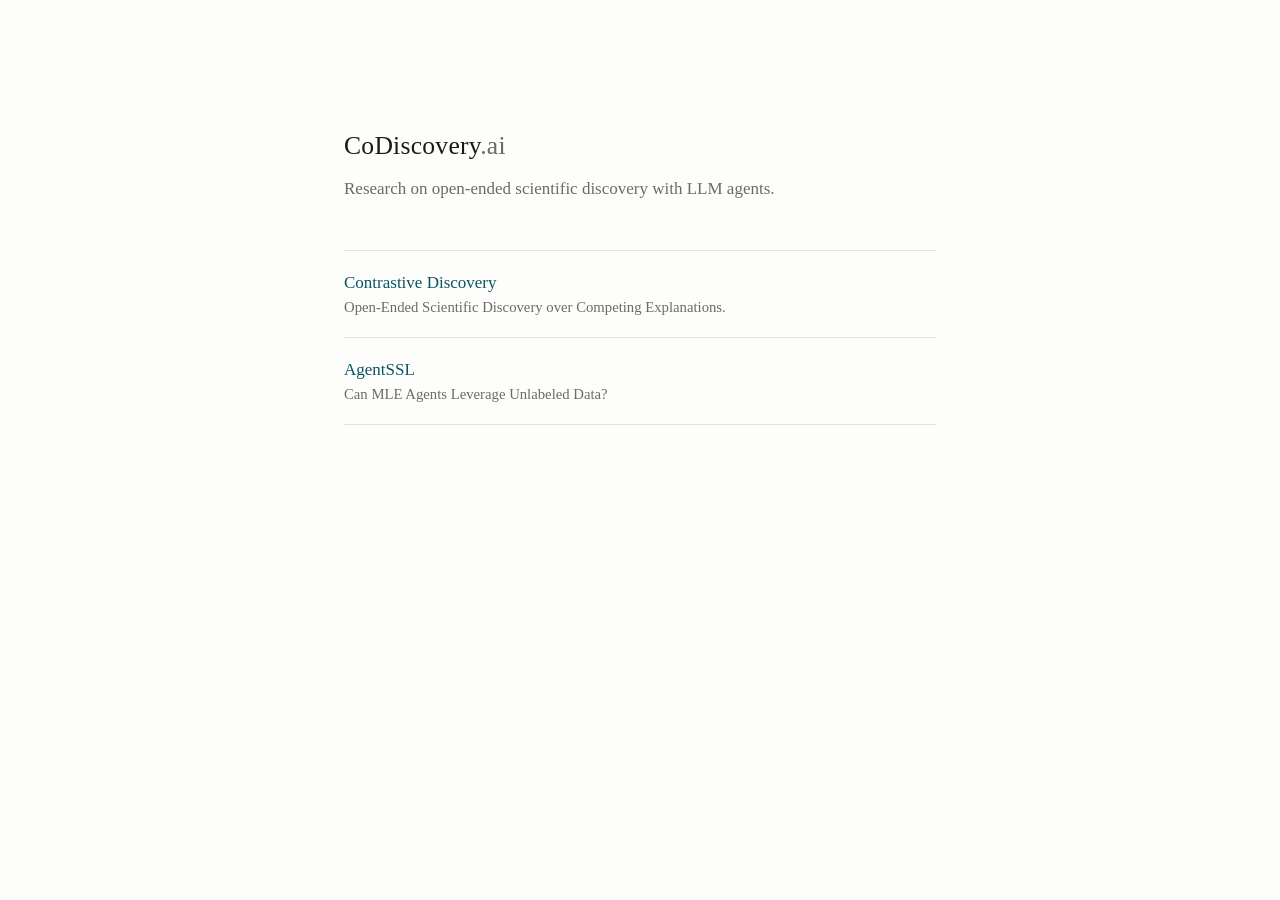
<file: index.html>
<!doctype html>
<html lang="en">
<head>
<meta charset="utf-8">
<meta name="viewport" content="width=device-width, initial-scale=1">
<title>CoDiscovery.ai | Open-Ended Scientific Discovery with LLM Agents</title>
<meta name="description" content="Research on open-ended scientific discovery with LLM agents.">
<link rel="canonical" href="https://codiscovery.ai/">
<style>
  :root { color-scheme: light dark;
    --bg: #fdfdfc; --fg: #1a1a18; --muted: #6b6b66; --line: #e4e4df; --accent: #0b5563; }
  @media (prefers-color-scheme: dark) {
    :root { --bg: #131312; --fg: #e8e8e4; --muted: #93938c; --line: #2a2a27; --accent: #6fc3d4; }
  }
  * { margin: 0; box-sizing: border-box; }
  body { background: var(--bg); color: var(--fg);
    font: 17px/1.6 Georgia, 'Times New Roman', serif;
    max-width: 40rem; margin: 0 auto; padding: 14vh 1.5rem 4rem; }
  h1 { font-size: 1.6rem; font-weight: normal; letter-spacing: 0.01em; }
  h1 .tld { color: var(--muted); }
  p.tag { color: var(--muted); margin-top: 0.5rem; }
  ul { list-style: none; margin-top: 3rem; padding: 0; }
  li { padding: 1.1rem 0; border-top: 1px solid var(--line); }
  li:last-child { border-bottom: 1px solid var(--line); }
  a { color: var(--accent); text-decoration: none; }
  a:hover, a:focus { text-decoration: underline; }
  .desc { display: block; color: var(--muted); font-size: 0.92rem; }
</style>
</head>
<body>
  <h1>CoDiscovery<span class="tld">.ai</span></h1>
  <p class="tag">Research on open-ended scientific discovery with LLM agents.</p>
  <ul>
    <li>
      <a href="/contrastive-discovery/">Contrastive Discovery</a>
      <span class="desc">Open-Ended Scientific Discovery over Competing Explanations.</span>
    </li>
    <li>
      <a href="/AgentSSL/">AgentSSL</a>
      <span class="desc">Can MLE Agents Leverage Unlabeled Data?</span>
    </li>
  </ul>
</body>
</html>
</file>
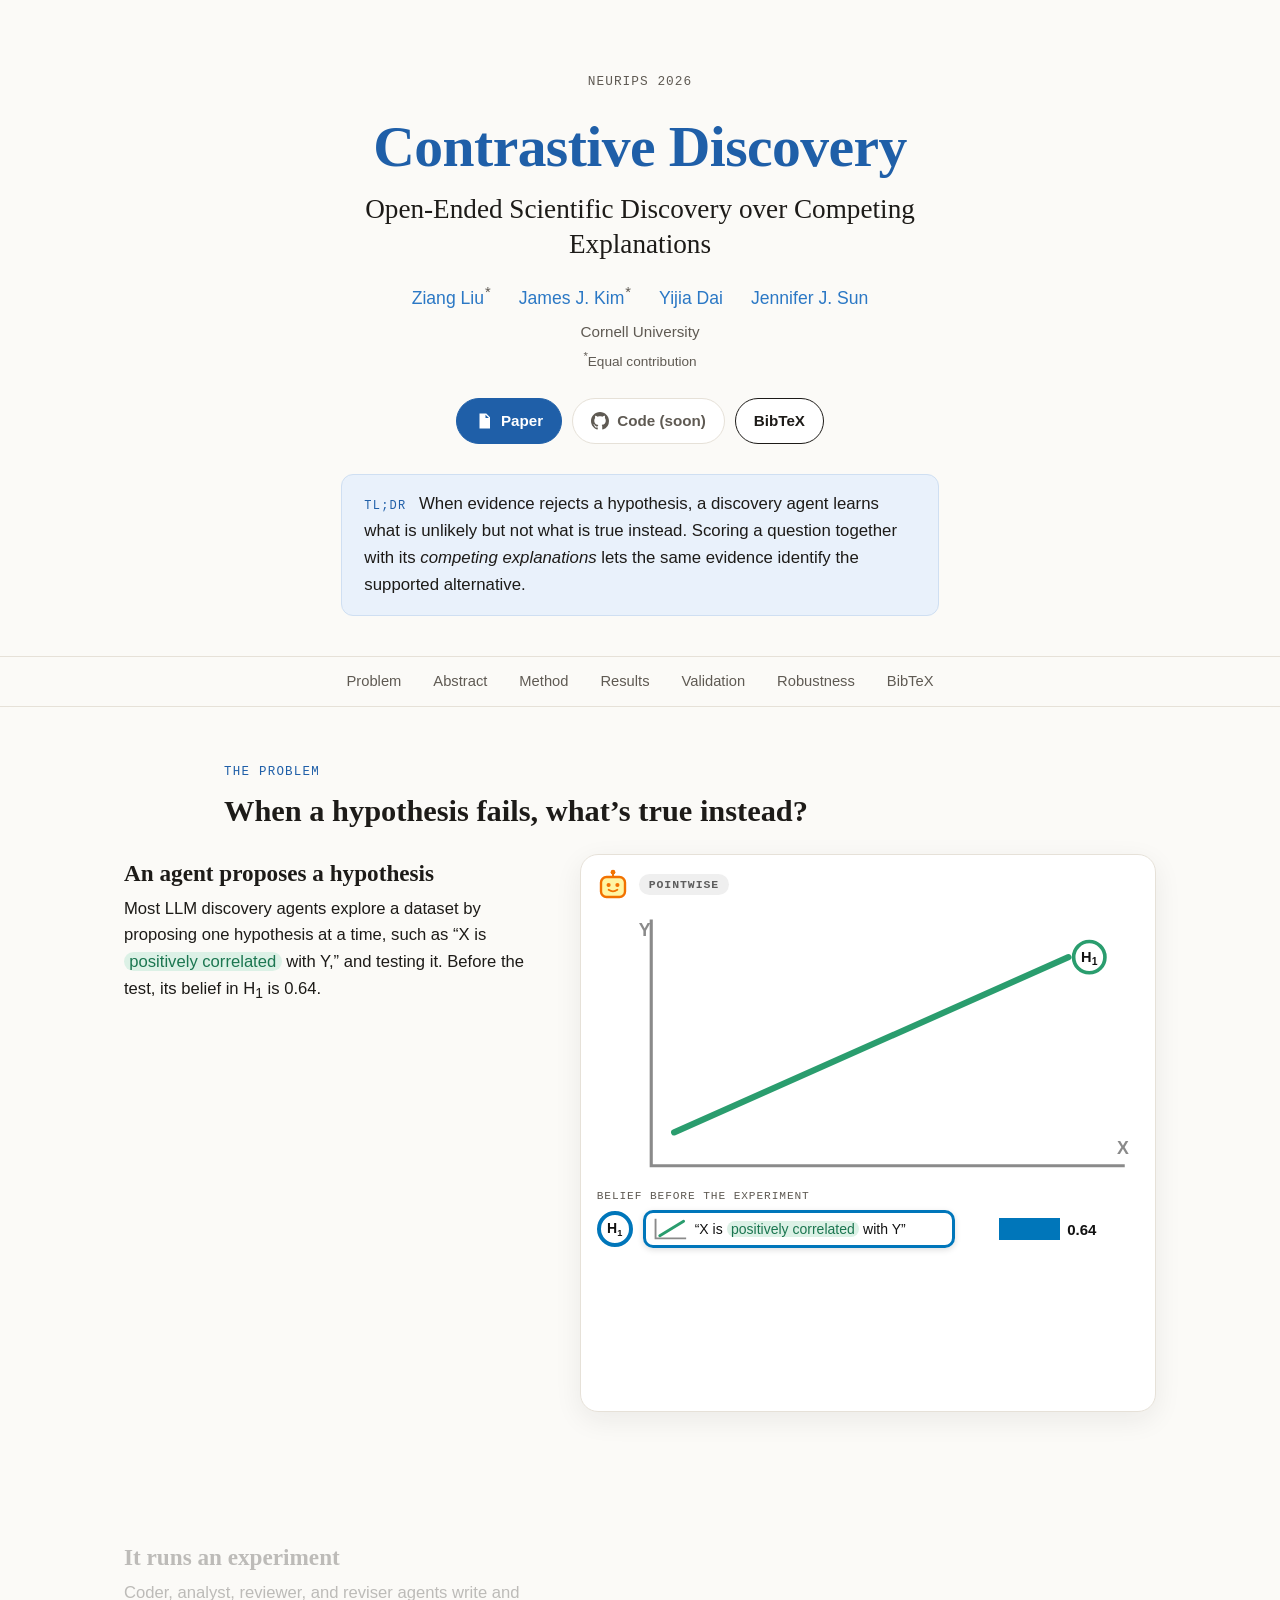
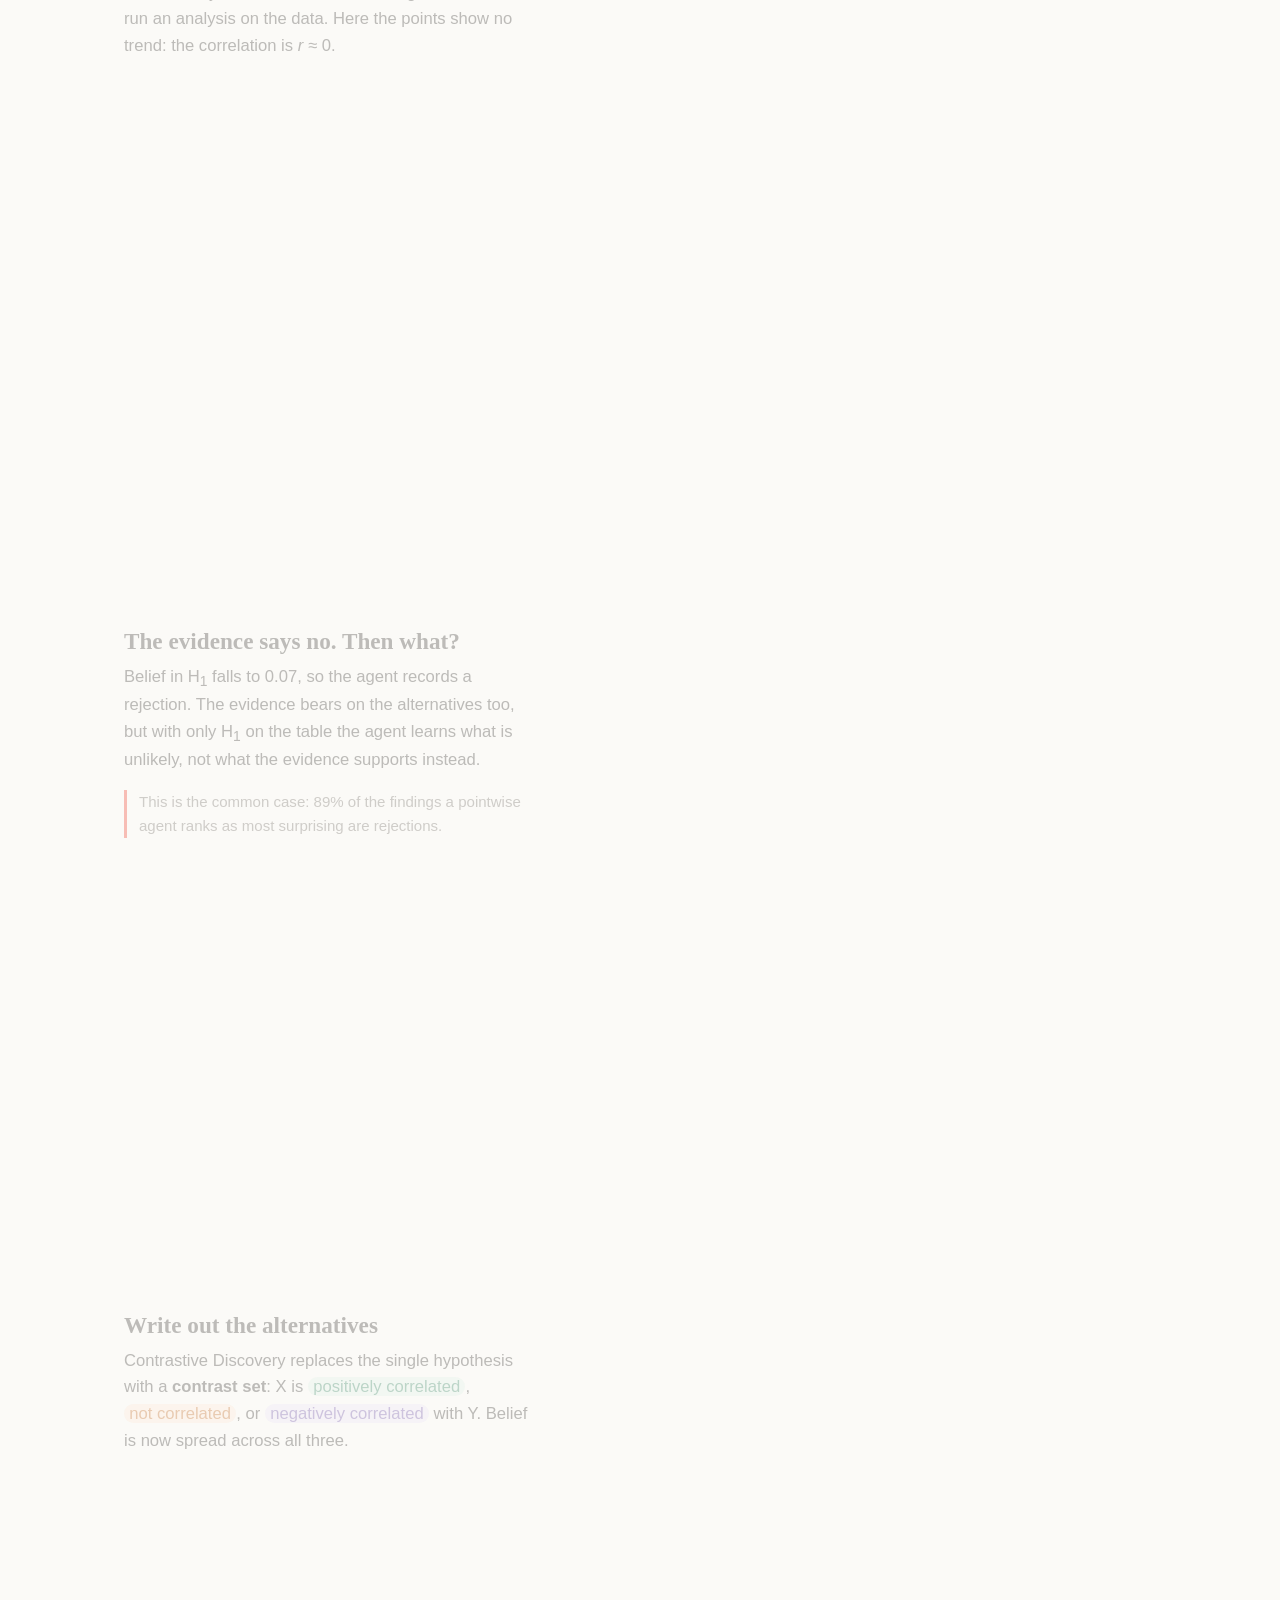
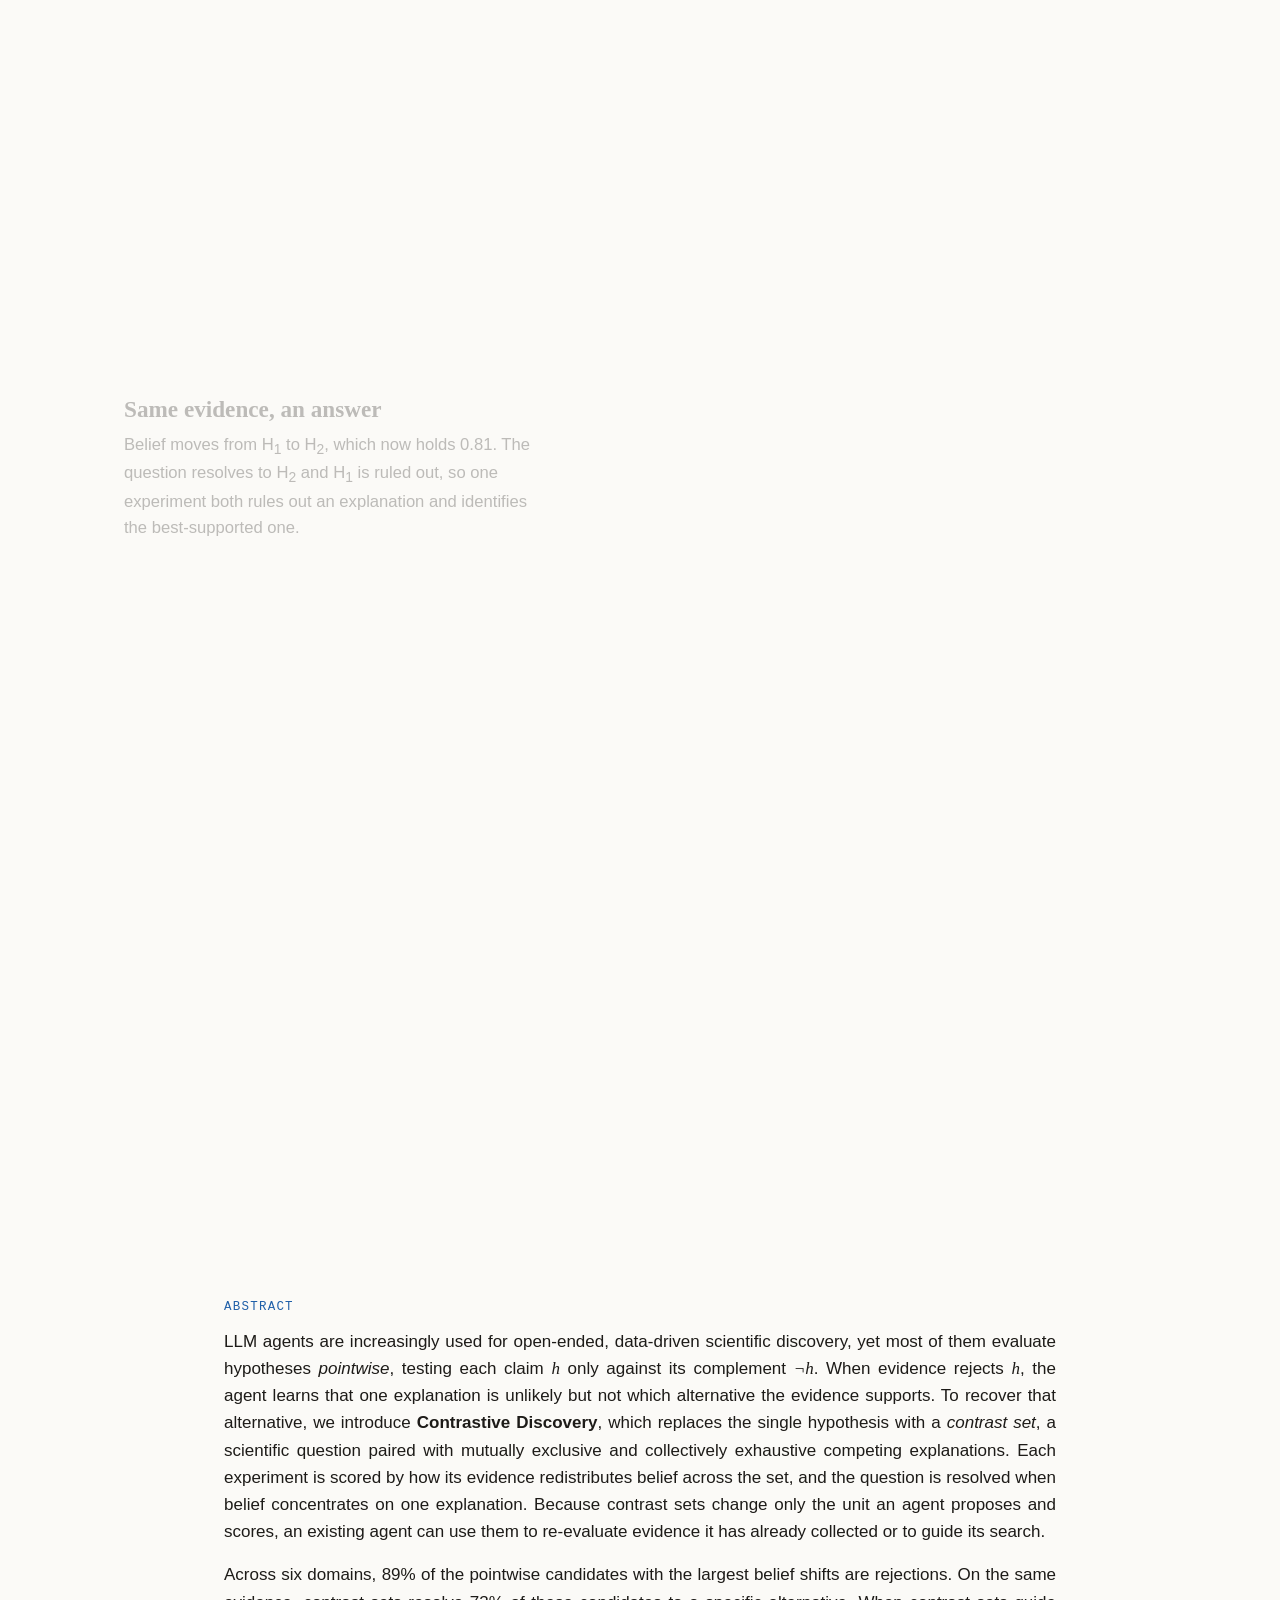
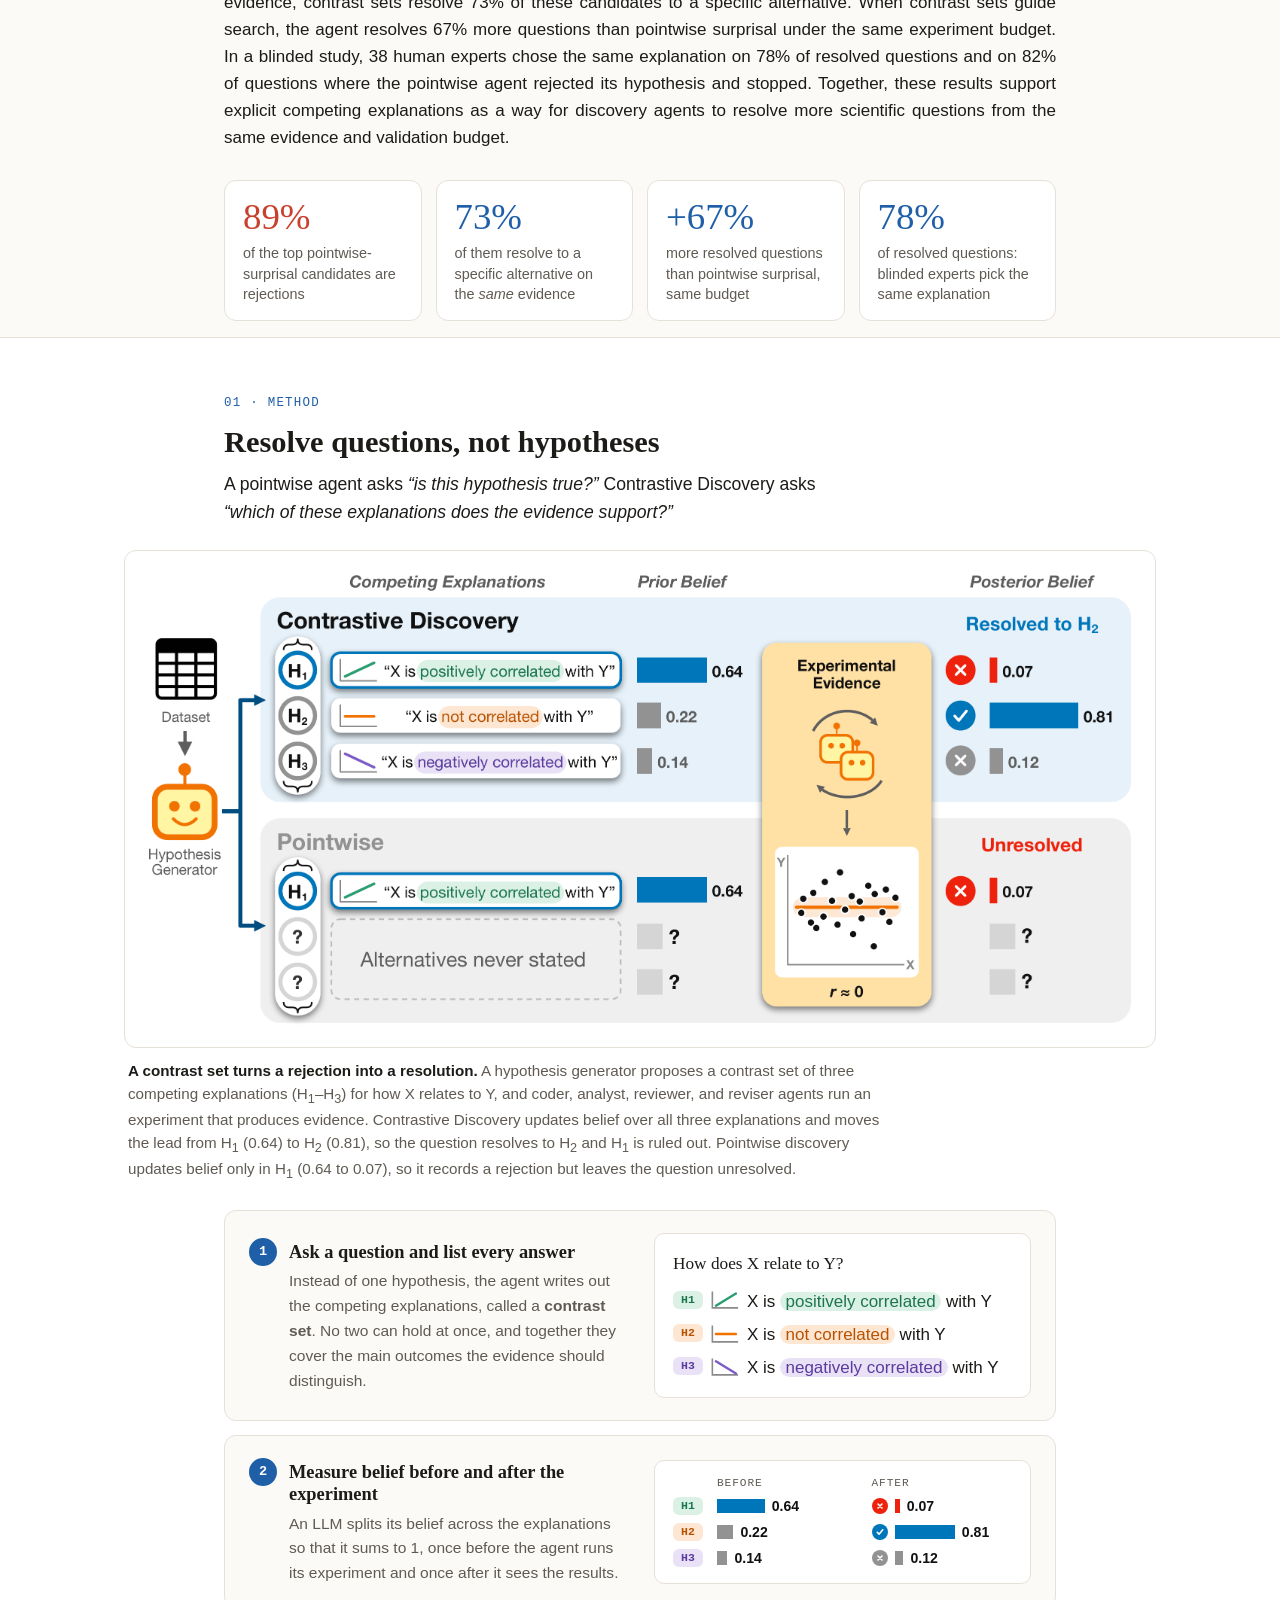
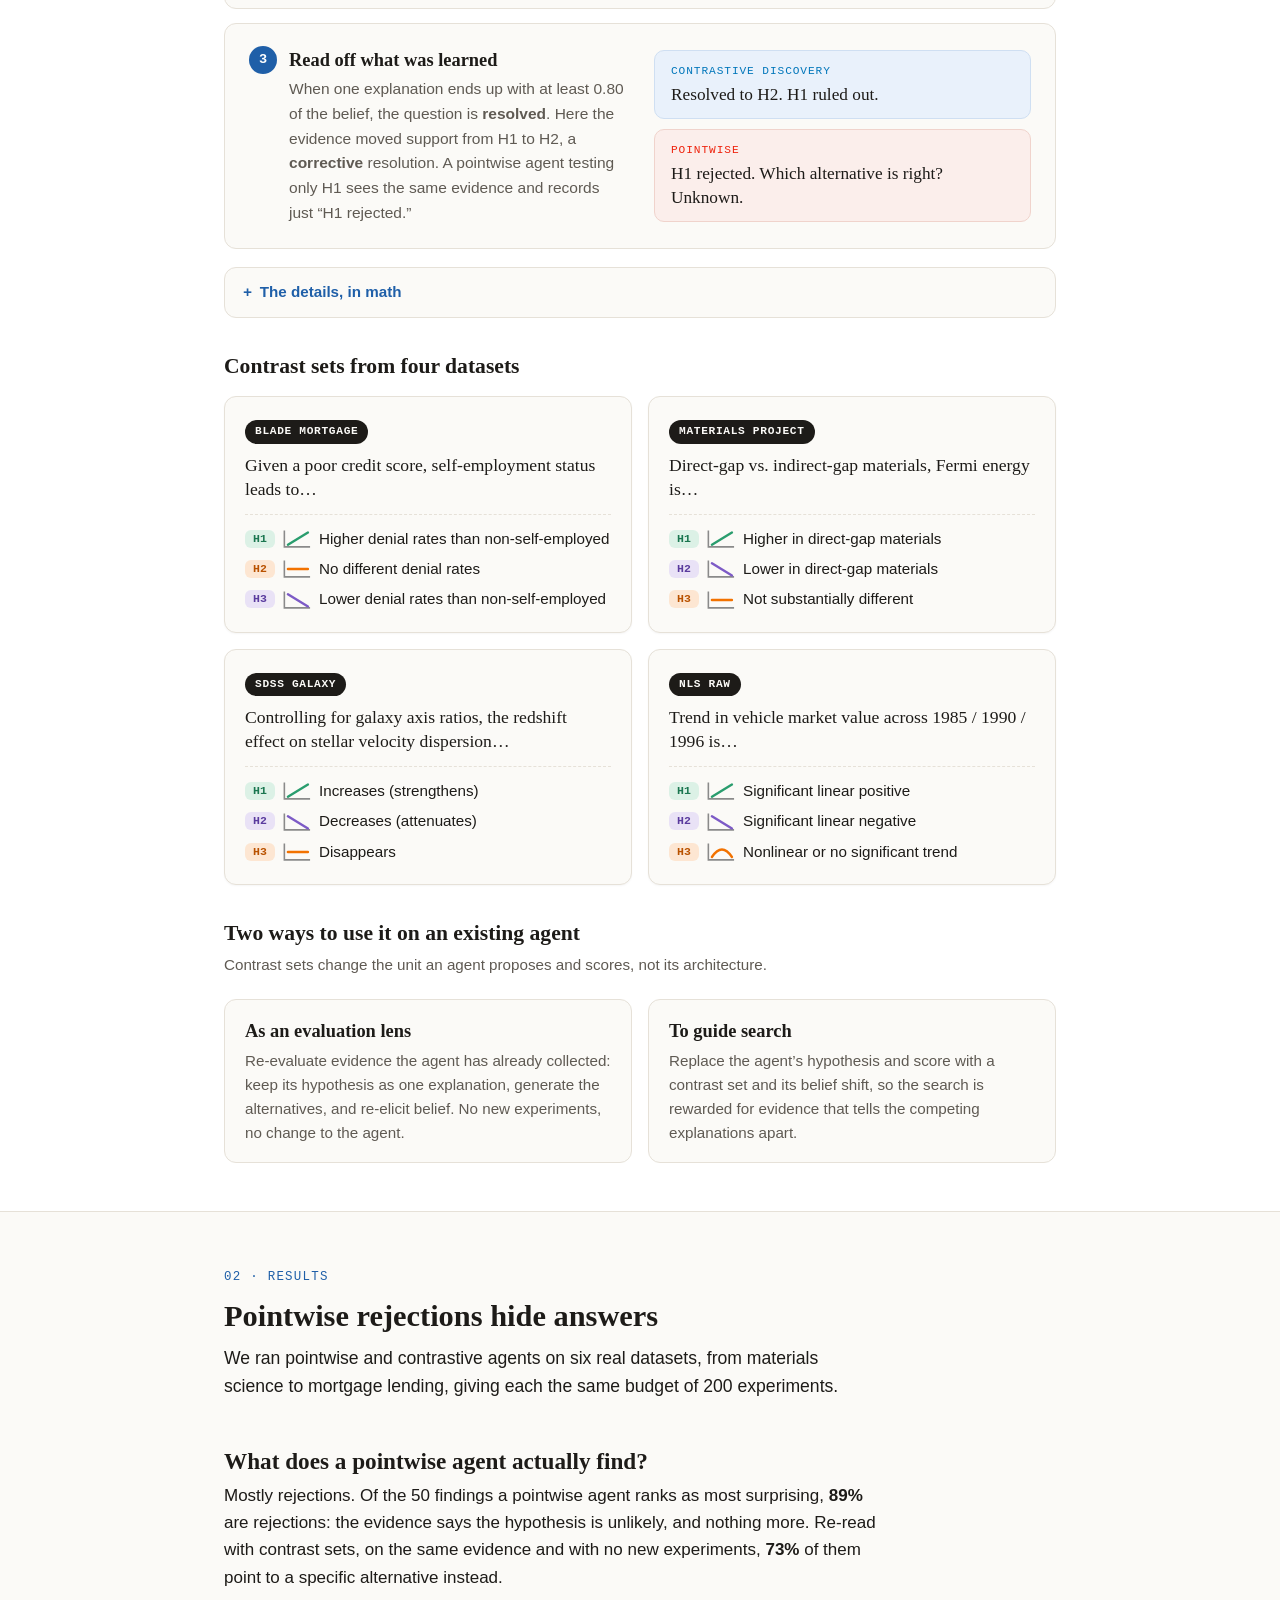
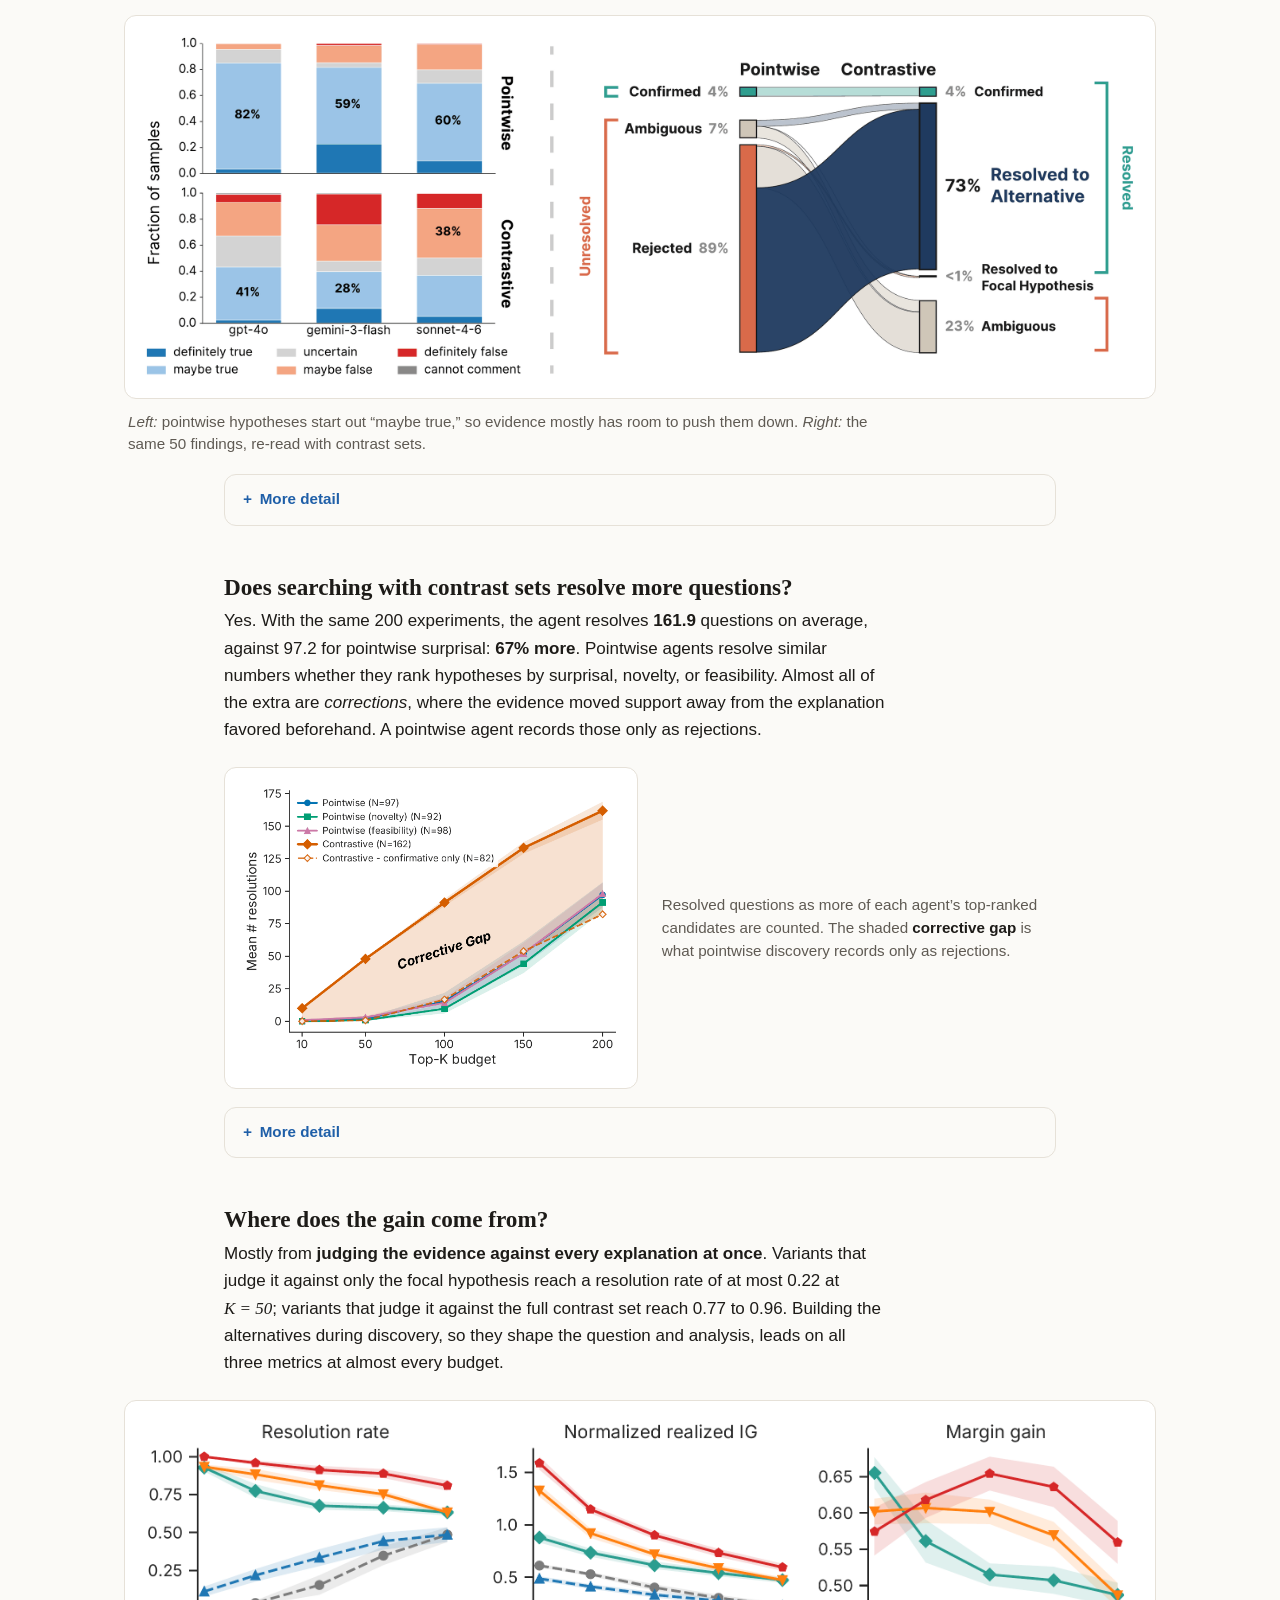
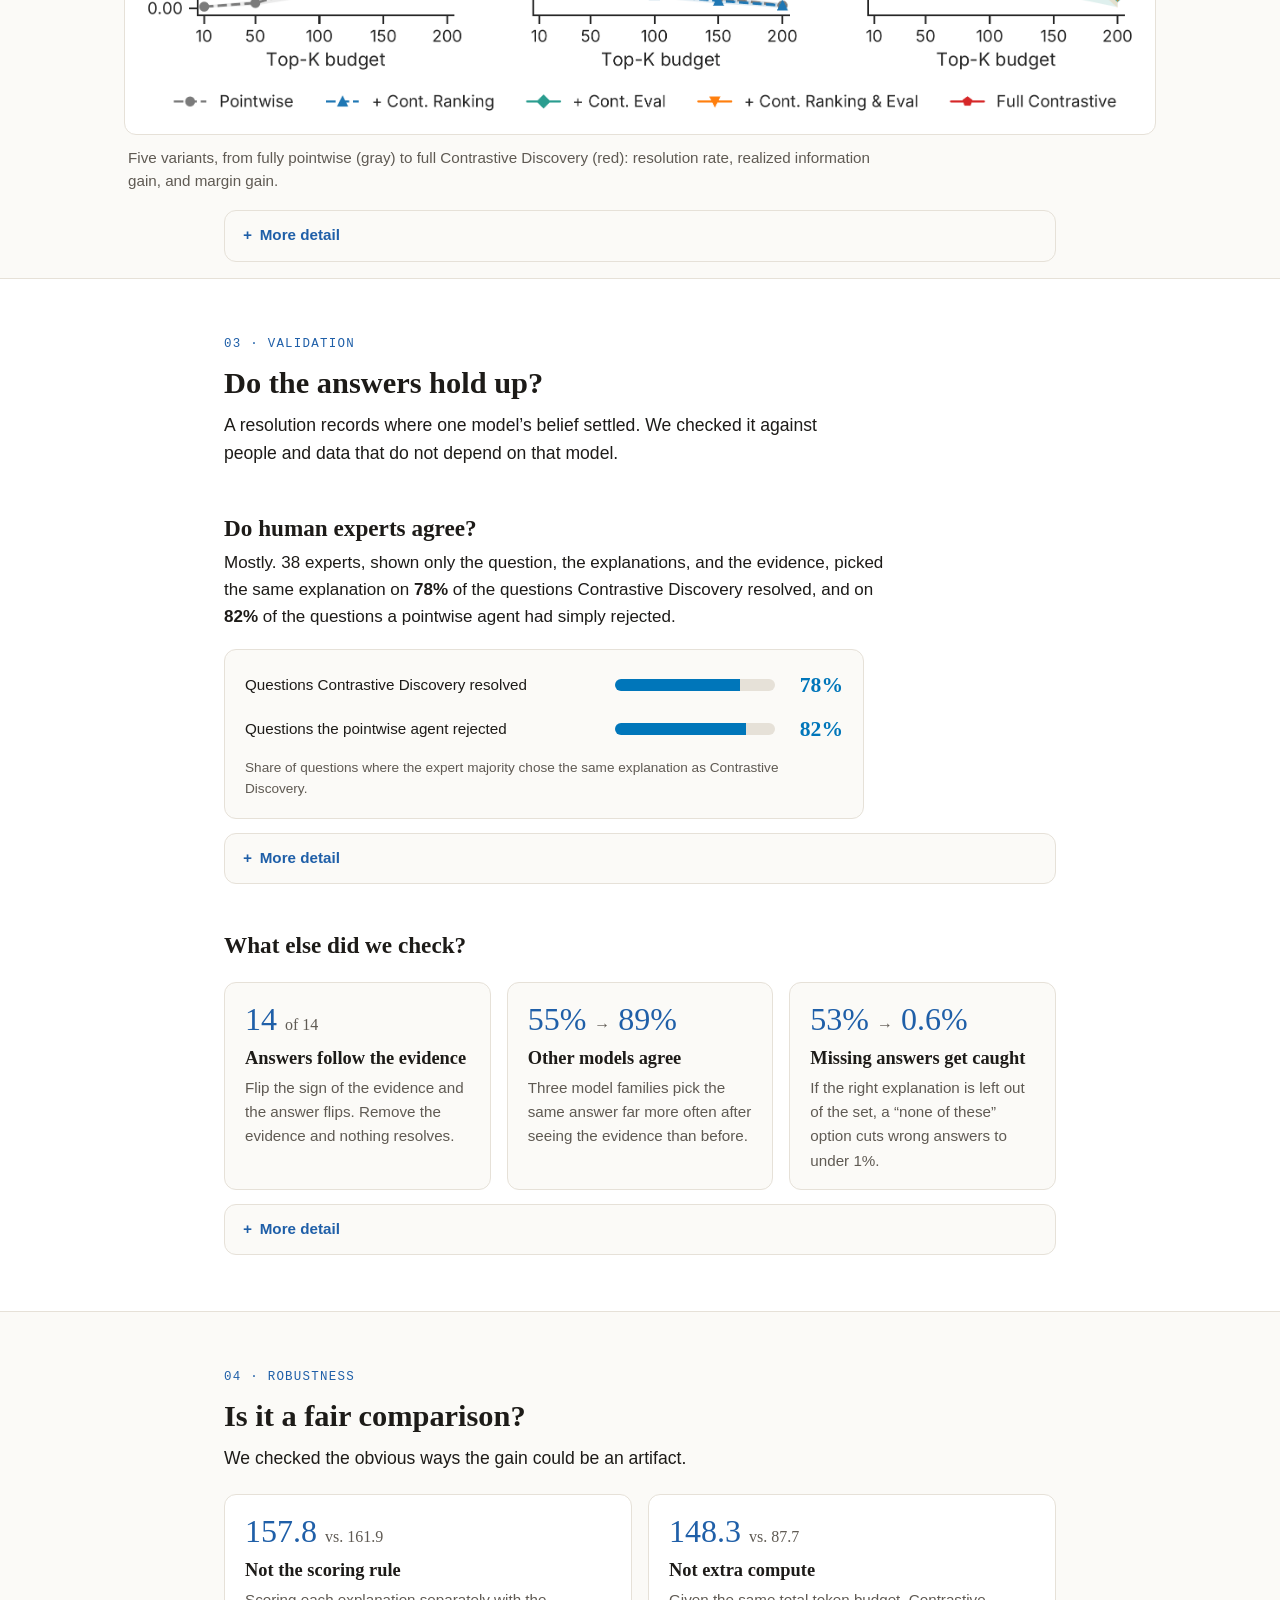
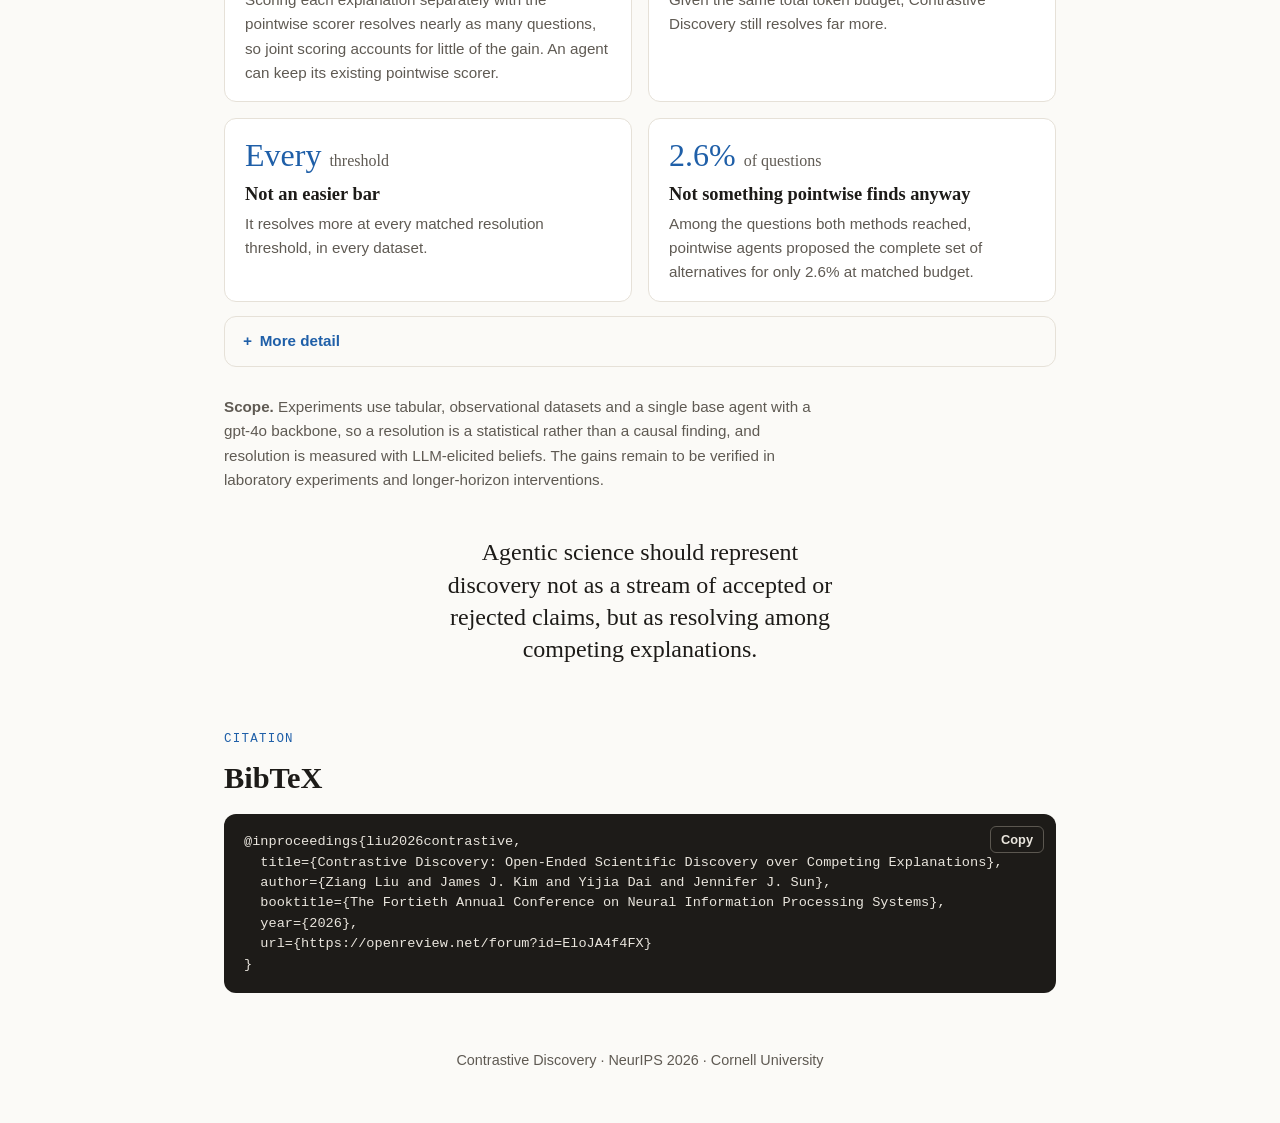
<file: contrastive-discovery/index.html>
<!doctype html>
<html lang="en">
<head>
  <meta charset="utf-8">
  <meta name="viewport" content="width=device-width, initial-scale=1">
  <title>Contrastive Discovery: Open-Ended Scientific Discovery over Competing Explanations</title>
  <meta name="description" content="Contrastive Discovery (NeurIPS 2026): discovery agents score a scientific question together with its competing explanations, so evidence that rejects one hypothesis can identify which alternative it supports.">
  <link rel="canonical" href="https://codiscovery.ai/contrastive-discovery/">

  <!-- Scholar indexing -->
  <meta name="citation_title" content="Contrastive Discovery: Open-Ended Scientific Discovery over Competing Explanations">
  <meta name="citation_author" content="Ziang Liu">
  <meta name="citation_author" content="James J. Kim">
  <meta name="citation_author" content="Yijia Dai">
  <meta name="citation_author" content="Jennifer J. Sun">
  <meta name="citation_publication_date" content="2026">
  <meta name="citation_pdf_url" content="https://codiscovery.ai/contrastive-discovery/paper.pdf">
  <script type="application/ld+json">
  {
    "@context": "https://schema.org",
    "@type": "ScholarlyArticle",
    "name": "Contrastive Discovery: Open-Ended Scientific Discovery over Competing Explanations",
    "author": [
      {"@type": "Person", "name": "Ziang Liu"},
      {"@type": "Person", "name": "James J. Kim"},
      {"@type": "Person", "name": "Yijia Dai"},
      {"@type": "Person", "name": "Jennifer J. Sun"}
    ],
    "url": "https://codiscovery.ai/contrastive-discovery/",
    "encoding": {"@type": "MediaObject", "contentUrl": "https://codiscovery.ai/contrastive-discovery/paper.pdf", "encodingFormat": "application/pdf"}
  }
  </script>

  <!-- Link previews (Slack, Twitter, iMessage). og:image must be an absolute URL. -->
  <meta property="og:type" content="website">
  <meta property="og:url" content="https://codiscovery.ai/contrastive-discovery/">
  <meta property="og:title" content="Contrastive Discovery">
  <meta property="og:description" content="Open-ended scientific discovery over competing explanations. NeurIPS 2026.">
  <meta property="og:image" content="https://codiscovery.ai/contrastive-discovery/assets/social-card.png">
  <meta property="og:image:width" content="1200">
  <meta property="og:image:height" content="630">
  <meta property="og:image:alt" content="Contrastive Discovery, NeurIPS 2026: paper Figure 1, where a contrast set of three explanations resolves to H2 on the same evidence that leaves a pointwise agent unresolved.">
  <meta name="twitter:card" content="summary_large_image">
  <meta name="twitter:image" content="https://codiscovery.ai/contrastive-discovery/assets/social-card.png">

  <!-- Favicon: three belief bars (inline SVG, no file needed) -->
  <link rel="icon" href="data:image/svg+xml,%3Csvg xmlns='http://www.w3.org/2000/svg' viewBox='0 0 32 32'%3E%3Crect width='32' height='32' rx='7' fill='%23fbfaf7'/%3E%3Crect x='6' y='7' width='8' height='5' rx='1.5' fill='%23ee220c'/%3E%3Crect x='6' y='14' width='20' height='5' rx='1.5' fill='%230076ba'/%3E%3Crect x='6' y='21' width='6' height='5' rx='1.5' fill='%23929292'/%3E%3C/svg%3E">

  <!-- Asset paths are relative (no leading slash) so the page works at
       http://localhost:8000/contrastive-discovery/ as well as in production. -->
  <link rel="stylesheet" href="style.css">
</head>
<body>

<!-- ======================================================================
     HERO: title, authors, links, TL;DR.  Edit authors/affiliation/links here.
     ====================================================================== -->
<header class="hero">
  <div class="wrap">
    <p class="eyebrow">NeurIPS 2026</p>
    <h1>Contrastive Discovery</h1>
    <p class="subtitle">Open-Ended Scientific Discovery over Competing Explanations</p>

    <p class="authors">
      <span><a href="https://ziangliu.com/">Ziang Liu</a><sup>*</sup></span>
      <span><a href="https://www.biojameskim.me/">James J. Kim</a><sup>*</sup></span>
      <span><a href="https://daiyijia02.github.io/">Yijia Dai</a></span>
      <span><a href="https://jenjsun.com/">Jennifer J. Sun</a></span>
    </p>
    <p class="affil">
      Cornell University
      <small><sup>*</sup>Equal contribution</small>
    </p>

    <!-- EDIT: code URL. To enable the button, turn its <span class="btn disabled">
         into <a class="btn" href="..."> (add "primary" for the filled blue style). -->
    <div class="buttons">
      <a class="btn primary" href="https://arxiv.org/abs/2611.14514" target="_blank" rel="noopener noreferrer">
        <svg viewBox="0 0 24 24" aria-hidden="true"><path d="M6 2h9l5 5v15H6V2zm8 1.5V8h4.5L14 3.5zM8 12h8v1.5H8V12zm0 3h8v1.5H8V15zm0 3h5v1.5H8V18z"/></svg>
        Paper
      </a>
      <span class="btn disabled" title="Code coming soon">
        <svg viewBox="0 0 16 16" aria-hidden="true"><path d="M8 0C3.58 0 0 3.58 0 8c0 3.54 2.29 6.53 5.47 7.59.4.07.55-.17.55-.38 0-.19-.01-.82-.01-1.49-2.01.37-2.53-.49-2.69-.94-.09-.23-.48-.94-.82-1.13-.28-.15-.68-.52-.01-.53.63-.01 1.08.58 1.23.82.72 1.21 1.87.87 2.33.66.07-.52.28-.87.51-1.07-1.78-.2-3.64-.89-3.64-3.95 0-.87.31-1.59.82-2.15-.08-.2-.36-1.02.08-2.12 0 0 .67-.21 2.2.82.64-.18 1.32-.27 2-.27.68 0 1.36.09 2 .27 1.53-1.04 2.2-.82 2.2-.82.44 1.1.16 1.92.08 2.12.51.56.82 1.27.82 2.15 0 3.07-1.87 3.75-3.65 3.95.29.25.54.73.54 1.48 0 1.07-.01 1.93-.01 2.2 0 .21.15.46.55.38A8.013 8.013 0 0016 8c0-4.42-3.58-8-8-8z"/></svg>
        Code (soon)
      </span>
      <a class="btn" href="#cite">BibTeX</a>
    </div>

    <p class="tldr-line">
      <span class="label">TL;DR</span>
      When evidence rejects a hypothesis, a discovery agent learns what is unlikely but not what is true instead.
      Scoring a question together with its <em>competing explanations</em> lets the same evidence identify the supported alternative.
    </p>
  </div>
</header>

<!-- ======================================================================
     STICKY SECTION NAV.  Each href must match a <section id> below.
     ====================================================================== -->
<nav class="site-nav" aria-label="Sections">
  <div class="nav-inner">
    <a href="#problem">Problem</a>
    <a href="#abstract">Abstract</a>
    <a href="#method">Method</a>
    <a href="#results">Results</a>
    <a href="#validation">Validation</a>
    <a href="#robustness">Robustness</a>
    <a href="#cite">BibTeX</a>
  </div>
</nav>

<!-- ======================================================================
     THE PROBLEM: scroll story.  The stage on the right (top on phones) stays
     pinned while the text steps scroll past. Each explanation is a line on one
     scatter plot, in the paper figure's colors; the STATES table in the script
     at the bottom says what the stage shows at each step. All numbers are from
     paper Figure 1, and the dots are its scatter (de-trended, so r = 0).
     Without JavaScript the stage shows the final step.
     ====================================================================== -->
<section class="story" id="problem">
  <div class="wrap">
    <p class="kicker">The problem</p>
    <h2>When a hypothesis fails, what&rsquo;s true instead?</h2>
  </div>

  <div class="wrap wide story-inner">
    <div class="story-stage">
      <div class="stage is-cont ev-on" id="stage" data-step="5" data-verdict="good">
        <div class="stage-top">
          <span class="agent" aria-hidden="true"><svg viewBox="0 0 40 40"><path d="M20 4v6" stroke="#f27200" stroke-width="2.4"/><circle cx="20" cy="4" r="3" fill="#f27200"/><rect x="5" y="10" width="30" height="25" rx="7" fill="#fff5a3" stroke="#f27200" stroke-width="3"/><circle cx="14.5" cy="20" r="2.6" fill="#f27200"/><circle cx="25.5" cy="20" r="2.6" fill="#f27200"/><path d="M14.5 26q5.5 4 11 0" stroke="#f27200" stroke-width="2.2" fill="none" stroke-linecap="round"/></svg></span>
          <span class="mode" data-mode>Contrastive Discovery</span>
          <span class="ev-chip on" data-chip>Same evidence</span>
        </div>
        <svg class="plot" viewBox="0 0 520 268" role="img" aria-label="Scatter plot of Y against X with no trend, correlation r approximately 0. Three lines show the explanations: H1 rising, H2 flat, H3 falling.">
          <path class="p-ax" d="M52 14 V250 H506"/><text class="p-axl" x="40" y="30">Y</text><text class="p-axl" x="510" y="239" text-anchor="end">X</text>
          <rect class="p-band" x="66" y="118" width="392" height="32" rx="16"/>
          <path class="p-fit" d="M70 134 H454" pathLength="1"/>
          <g class="p-dots">
            <circle class="p-dot" cx="89.8" cy="142.0" r="6.2" style="--i:0"/>
            <circle class="p-dot" cx="96.9" cy="122.0" r="6.2" style="--i:1"/>
            <circle class="p-dot" cx="125.3" cy="155.7" r="6.2" style="--i:2"/>
            <circle class="p-dot" cx="134.3" cy="113.6" r="6.2" style="--i:3"/>
            <circle class="p-dot" cx="145.2" cy="163.5" r="6.2" style="--i:4"/>
            <circle class="p-dot" cx="171.7" cy="147.2" r="6.2" style="--i:5"/>
            <circle class="p-dot" cx="176.8" cy="98.2" r="6.2" style="--i:6"/>
            <circle class="p-dot" cx="203.3" cy="124.9" r="6.2" style="--i:7"/>
            <circle class="p-dot" cx="223.9" cy="158.7" r="6.2" style="--i:8"/>
            <circle class="p-dot" cx="232.9" cy="84.7" r="6.2" style="--i:9"/>
            <circle class="p-dot" cx="251.6" cy="137.4" r="6.2" style="--i:10"/>
            <circle class="p-dot" cx="276.1" cy="118.2" r="6.2" style="--i:11"/>
            <circle class="p-dot" cx="281.3" cy="172.1" r="6.2" style="--i:12"/>
            <circle class="p-dot" cx="305.8" cy="125.9" r="6.2" style="--i:13"/>
            <circle class="p-dot" cx="312.9" cy="149.8" r="6.2" style="--i:14"/>
            <circle class="p-dot" cx="337.4" cy="103.6" r="6.2" style="--i:15"/>
            <circle class="p-dot" cx="358.0" cy="189.3" r="6.2" style="--i:16"/>
            <circle class="p-dot" cx="361.2" cy="115.4" r="6.2" style="--i:17"/>
            <circle class="p-dot" cx="389.6" cy="141.1" r="6.2" style="--i:18"/>
            <circle class="p-dot" cx="402.5" cy="109.0" r="6.2" style="--i:19"/>
            <circle class="p-dot" cx="415.4" cy="154.8" r="6.2" style="--i:20"/>
            <circle class="p-dot" cx="437.9" cy="120.6" r="6.2" style="--i:21"/>
          </g>
          <g class="hyp drawn dim" data-h="1"><path class="hyp-line pos" d="M74 218 L452 50" pathLength="1"/><g class="hyp-tag" transform="translate(472 50)"><circle r="15"/><text y="5" text-anchor="middle">H<tspan dy="3" font-size="10">1</tspan></text></g></g>
          <g class="hyp drawn win" data-h="2"><path class="hyp-line flat" d="M74 134 L452 134" pathLength="1"/><g class="hyp-tag" transform="translate(472 134)"><circle r="15"/><text y="5" text-anchor="middle">H<tspan dy="3" font-size="10">2</tspan></text></g></g>
          <g class="hyp drawn dim" data-h="3"><path class="hyp-line neg" d="M74 50 L452 218" pathLength="1"/><g class="hyp-tag" transform="translate(472 218)"><circle r="15"/><text y="5" text-anchor="middle">H<tspan dy="3" font-size="10">3</tspan></text></g></g>
          <g class="r-tag"><rect x="226" y="2" width="94" height="34" rx="17"/><text x="273" y="25" text-anchor="middle"><tspan font-style="italic">r</tspan> &asymp; 0</text></g>
        </svg>
        <p class="stage-label" data-label>Belief after the same evidence</p>
        <ul class="hrows">
          <li class="hrow" data-row="0" style="--v:0.07">
            <span class="ring"><b class="h">H<sub>1</sub></b><b class="q">?</b></span>
            <span class="stmt"><svg class="mp" viewBox="0 0 40 28" aria-hidden="true"><path d="M3 2 V25 H39" class="mp-ax"/><path d="M8 22 L36 5" class="mp-l pos" pathLength="1"/></svg><span class="h"><span class="xw">&ldquo;X is </span><em class="ph pos">positively correlated</em><span class="xw"> with Y&rdquo;</span></span><span class="q">Never stated</span></span>
            <span class="mk bad" aria-hidden="true"><svg viewBox="0 0 24 24"><path class="ok" d="M6.5 12.5l3.6 3.8 7.4-8.6"/><path class="no" d="M8 8l8 8M16 8l-8 8"/></svg></span>
            <span class="bb red"><i></i><span class="bv">0.07</span></span>
          </li>
          <li class="hrow" data-row="1" style="--v:0.81">
            <span class="ring"><b class="h">H<sub>2</sub></b><b class="q">?</b></span>
            <span class="stmt"><svg class="mp" viewBox="0 0 40 28" aria-hidden="true"><path d="M3 2 V25 H39" class="mp-ax"/><path d="M8 14 L36 14" class="mp-l flat" pathLength="1"/></svg><span class="h"><span class="xw">&ldquo;X is </span><em class="ph flat">not correlated</em><span class="xw"> with Y&rdquo;</span></span><span class="q">Never stated</span></span>
            <span class="mk ok" aria-hidden="true"><svg viewBox="0 0 24 24"><path class="ok" d="M6.5 12.5l3.6 3.8 7.4-8.6"/><path class="no" d="M8 8l8 8M16 8l-8 8"/></svg></span>
            <span class="bb blue"><i></i><span class="bv">0.81</span></span>
          </li>
          <li class="hrow" data-row="2" style="--v:0.12">
            <span class="ring"><b class="h">H<sub>3</sub></b><b class="q">?</b></span>
            <span class="stmt"><svg class="mp" viewBox="0 0 40 28" aria-hidden="true"><path d="M3 2 V25 H39" class="mp-ax"/><path d="M8 6 L36 23" class="mp-l neg" pathLength="1"/></svg><span class="h"><span class="xw">&ldquo;X is </span><em class="ph neg">negatively correlated</em><span class="xw"> with Y&rdquo;</span></span><span class="q">Never stated</span></span>
            <span class="mk gray" aria-hidden="true"><svg viewBox="0 0 24 24"><path class="ok" d="M6.5 12.5l3.6 3.8 7.4-8.6"/><path class="no" d="M8 8l8 8M16 8l-8 8"/></svg></span>
            <span class="bb gray"><i></i><span class="bv">0.12</span></span>
          </li>
        </ul>
        <div class="verdicts" aria-live="polite">
          <p class="verdict bad">Unresolved<span>H<sub>1</sub> rejected; alternatives never stated</span></p>
          <p class="verdict good">Resolved to H<sub>2</sub><span>H<sub>1</sub> ruled out</span></p>
        </div>
      </div>
    </div>

    <div class="story-steps">
      <div class="story-step" data-step="1"><div class="step-text">
        <h3>An agent proposes a hypothesis</h3>
        <p>Most LLM discovery agents explore a dataset by proposing one hypothesis at a time, such as &ldquo;X is
          <em class="ph pos">positively correlated</em> with Y,&rdquo; and testing it. Before the test, its belief in H<sub>1</sub> is 0.64.</p>
      </div></div>
      <div class="story-step" data-step="2"><div class="step-text">
        <h3>It runs an experiment</h3>
        <p>Coder, analyst, reviewer, and reviser agents write and run an analysis on the data. Here the points show no
          trend: the correlation is <i>r</i> &asymp; 0.</p>
      </div></div>
      <div class="story-step" data-step="3"><div class="step-text">
        <h3>The evidence says no. Then what?</h3>
        <p>Belief in H<sub>1</sub> falls to 0.07, so the agent records a rejection. The evidence bears on the alternatives
          too, but with only H<sub>1</sub> on the table the agent learns what is unlikely, not what the evidence supports instead.</p>
        <p class="aside">This is the common case: 89% of the findings a pointwise agent ranks as most surprising are rejections.</p>
      </div></div>
      <div class="story-step" data-step="4"><div class="step-text">
        <h3>Write out the alternatives</h3>
        <p>Contrastive Discovery replaces the single hypothesis with a <strong>contrast set</strong>: X is
          <em class="ph pos">positively correlated</em>, <em class="ph flat">not correlated</em>, or
          <em class="ph neg">negatively correlated</em> with Y. Belief is now spread across all three.</p>
      </div></div>
      <div class="story-step" data-step="5"><div class="step-text">
        <h3>Same evidence, an answer</h3>
        <p>Belief moves from H<sub>1</sub> to H<sub>2</sub>, which now holds 0.81. The question resolves to H<sub>2</sub>
          and H<sub>1</sub> is ruled out, so one experiment both rules out an explanation and identifies the best-supported one.</p>
      </div></div>
    </div>
  </div>
</section>

<!-- ======================================================================
     ABSTRACT (camera-ready abstract, verbatim)
     ====================================================================== -->
<section class="section" id="abstract">
  <div class="wrap">
    <p class="kicker">Abstract</p>
    <div class="abstract">
      <p>
        LLM agents are increasingly used for open-ended, data-driven scientific discovery, yet most of them evaluate
        hypotheses <em>pointwise</em>, testing each claim <span class="math">h</span> only against its complement
        <span class="math">&not;h</span>. When evidence rejects <span class="math">h</span>, the agent learns that one explanation
        is unlikely but not which alternative the evidence supports. To recover that alternative, we introduce
        <strong>Contrastive Discovery</strong>, which replaces the single hypothesis with a <em>contrast set</em>, a scientific
        question paired with mutually exclusive and collectively exhaustive competing explanations. Each experiment is scored
        by how its evidence redistributes belief across the set, and the question is resolved when belief concentrates on one
        explanation. Because contrast sets change only the unit an agent proposes and scores, an existing agent can use them to
        re-evaluate evidence it has already collected or to guide its search.
      </p>
      <p>
        Across six domains, 89% of the pointwise candidates with the largest belief shifts are rejections. On the same
        evidence, contrast sets resolve 73% of these candidates to a specific alternative. When contrast sets guide search,
        the agent resolves 67% more questions than pointwise surprisal under the same experiment budget. In a blinded study,
        38 human experts chose the same explanation on 78% of resolved questions and on 82% of questions where the pointwise
        agent rejected its hypothesis and stopped. Together, these results support explicit competing explanations as a way
        for discovery agents to resolve more scientific questions from the same evidence and validation budget.
      </p>
    </div>

    <!-- Headline numbers. Each links to the section that backs it up. -->
    <ul class="stats">
      <li class="stat"><a href="#rejections"><div class="num red">89%</div><div class="lbl">of the top pointwise-surprisal candidates are rejections</div></a></li>
      <li class="stat"><a href="#rejections"><div class="num">73%</div><div class="lbl">of them resolve to a specific alternative on the <em>same</em> evidence</div></a></li>
      <li class="stat"><a href="#yield"><div class="num">+67%</div><div class="lbl">more resolved questions than pointwise surprisal, same budget</div></a></li>
      <li class="stat"><a href="#validation"><div class="num">78%</div><div class="lbl">of resolved questions: blinded experts pick the same explanation</div></a></li>
    </ul>
  </div>
</section>

<!-- ======================================================================
     01 · Method
     ====================================================================== -->
<section class="section tint" id="method">
  <div class="wrap">
    <p class="kicker">01 &middot; Method</p>
    <h2>Resolve questions, not hypotheses</h2>
    <p class="lead">
      A pointwise agent asks <em>&ldquo;is this hypothesis true?&rdquo;</em>
      Contrastive Discovery asks <em>&ldquo;which of these explanations does the evidence support?&rdquo;</em>
    </p>
  </div>

  <!-- Paper Figure 1 (assets/teaser.png, from the paper's assets/main-figure-v4.pdf): the full agent loop.
       wide-fig lets it scroll sideways on phones instead of shrinking past legibility. -->
  <div class="wrap wide">
    <figure class="fig">
      <div class="panel wide-fig">
        <img src="assets/teaser.png" loading="lazy" decoding="async" alt="A hypothesis generator reads a dataset and proposes explanations for how X relates to Y. Top lane, Contrastive Discovery: three competing explanations, H1 positively correlated (prior 0.64), H2 not correlated (0.22), H3 negatively correlated (0.14). Experimental evidence from a team of agents shows a flat scatter plot with r approximately 0. Afterward belief is H1 0.07, H2 0.81, H3 0.12, so the question is resolved to H2. Bottom lane, Pointwise: only H1 is stated, its belief falls from 0.64 to 0.07, and the alternatives are never stated, so the question is unresolved." width="2639" height="1222">
      </div>
      <p class="swipe-hint" aria-hidden="true">Swipe to see the full figure &rarr;</p>
      <figcaption>
        <b>A contrast set turns a rejection into a resolution.</b>
        A hypothesis generator proposes a contrast set of three competing explanations
        (H<sub>1</sub>&ndash;H<sub>3</sub>) for how X relates to Y, and coder, analyst, reviewer, and reviser agents run an
        experiment that produces evidence.
        Contrastive Discovery updates belief over all three explanations and moves the lead from
        H<sub>1</sub> (0.64) to H<sub>2</sub> (0.81), so the question resolves to H<sub>2</sub> and H<sub>1</sub> is ruled out.
        Pointwise discovery updates belief only in H<sub>1</sub> (0.64 to 0.07), so it records a rejection but leaves the
        question unresolved.
      </figcaption>
    </figure>
  </div>

  <div class="wrap">

    <!-- Worked example: the same numbers as the teaser figure (paper Figure 1). -->
    <ol class="walk">
      <li class="walk-step">
        <div class="walk-text">
          <span class="n">1</span>
          <h3>Ask a question and list every answer</h3>
          <p>Instead of one hypothesis, the agent writes out the competing explanations, called a
            <strong>contrast set</strong>. No two can hold at once, and together they cover the main outcomes the evidence should distinguish.</p>
        </div>
        <div class="walk-vis">
          <p class="vis-q">How does X relate to Y?</p>
          <ol class="alts">
            <li data-dir="pos">X is <em class="ph pos">positively correlated</em> with Y</li>
            <li data-dir="flat">X is <em class="ph flat">not correlated</em> with Y</li>
            <li data-dir="neg">X is <em class="ph neg">negatively correlated</em> with Y</li>
          </ol>
        </div>
      </li>

      <li class="walk-step">
        <div class="walk-text">
          <span class="n">2</span>
          <h3>Measure belief before and after the experiment</h3>
          <p>An LLM splits its belief across the explanations so that it sums to 1, once before the agent runs its
            experiment and once after it sees the results.</p>
        </div>
        <div class="walk-vis">
          <!-- --w is the belief in percent; .top = leading (blue), .out = ruled out (red) -->
          <div class="beliefs" role="img" aria-label="Belief before the experiment: H1 0.64, H2 0.22, H3 0.14. After: H1 0.07, ruled out; H2 0.81, resolved; H3 0.12.">
            <span></span><span class="bh">Before</span><span class="bh">After</span>
            <span class="hl pos">H1</span>
            <span class="b top" style="--w:64"><i></i>0.64</span>
            <span class="b out" style="--w:7"><b class="m bad"></b><i></i>0.07</span>
            <span class="hl flat">H2</span>
            <span class="b" style="--w:22"><i></i>0.22</span>
            <span class="b top" style="--w:81"><b class="m ok"></b><i></i>0.81</span>
            <span class="hl neg">H3</span>
            <span class="b" style="--w:14"><i></i>0.14</span>
            <span class="b" style="--w:12"><b class="m gray"></b><i></i>0.12</span>
          </div>
        </div>
      </li>

      <li class="walk-step">
        <div class="walk-text">
          <span class="n">3</span>
          <h3>Read off what was learned</h3>
          <p>When one explanation ends up with at least 0.80 of the belief, the question is <strong>resolved</strong>.
            Here the evidence moved support from H1 to H2, a <strong>corrective</strong> resolution.
            A pointwise agent testing only H1 sees the same evidence and records just &ldquo;H1 rejected.&rdquo;</p>
        </div>
        <div class="walk-vis outcomes">
          <div class="outcome good">
            <p class="who">Contrastive Discovery</p>
            <p class="what">Resolved to H2. H1 ruled out.</p>
          </div>
          <div class="outcome bad">
            <p class="who">Pointwise</p>
            <p class="what">H1 rejected. Which alternative is right? Unknown.</p>
          </div>
        </div>
      </li>
    </ol>

    <details class="formal">
      <summary>The details, in math</summary>
      <div class="formal-body">
        <p>At step <span class="math">t</span> the contrast set is
          <span class="math">&#119966;<sub>t</sub> = {h<sub>t,1</sub>, &hellip;, h<sub>t,M</sub>}</span>, mutually exclusive and
          collectively exhaustive (MECE) within the scope of the question. The belief elicitor, an LLM separate from the agent,
          gives prior and posterior distributions <span class="math">p<sup>prior</sup>, p<sup>post</sup></span> over the set
          (five samples averaged, explanations shuffled to reduce positional bias).</p>
        <p>The discovery score is the <em>contrastive belief shift</em>, an entropy-scaled Bayesian surprise
          <span class="math">&kappa;<sub>t</sub> = D<sub>KL</sub>(p<sup>post</sup> &#8214; p<sup>prior</sup>) / log<sub>2</sub> M</span>,
          and <span class="math">min(&kappa;<sub>t</sub>, 1)</span> is the reward for Monte Carlo tree search.</p>
        <p>A question is <strong>resolved</strong> when <span class="math">max<sub>m</sub> p<sup>post</sup><sub>m</sub> &ge; 0.80</span>:
          <strong>confirmative</strong> if the leading explanation is unchanged, <strong>corrective</strong> if it changed.
          An explanation with posterior below 0.10 is <strong>ruled out</strong>.</p>
        <p>Pointwise discovery is the <span class="math">M = 2</span> case <span class="math">{h, &not;h}</span>: the complement
          contains every way <span class="math">h</span> could be false and names none of them.</p>
      </div>
    </details>

    <!-- Example contrast sets: verbatim agent outputs from the paper's appendix ("Example Contrast Sets").
         To add one, copy an <article class="cset"> block; each alternative is one <li>. data-dir on an <li>
         (pos, flat, neg, or curve) gives it the figure's color and mini-plot for that direction. -->
    <h3 class="sub">Contrast sets from four datasets</h3>
    <div class="cset-grid">
      <article class="cset">
        <p class="cset-domain">BLADE Mortgage</p>
        <p class="cset-q">Given a poor credit score, self-employment status leads to&hellip;</p>
        <ol class="alts">
          <li data-dir="pos">Higher denial rates than non-self-employed</li>
          <li data-dir="flat">No different denial rates</li>
          <li data-dir="neg">Lower denial rates than non-self-employed</li>
        </ol>
      </article>
      <article class="cset">
        <p class="cset-domain">Materials Project</p>
        <p class="cset-q">Direct-gap vs. indirect-gap materials, Fermi energy is&hellip;</p>
        <ol class="alts">
          <li data-dir="pos">Higher in direct-gap materials</li>
          <li data-dir="neg">Lower in direct-gap materials</li>
          <li data-dir="flat">Not substantially different</li>
        </ol>
      </article>
      <article class="cset">
        <p class="cset-domain">SDSS Galaxy</p>
        <p class="cset-q">Controlling for galaxy axis ratios, the redshift effect on stellar velocity dispersion&hellip;</p>
        <ol class="alts">
          <li data-dir="pos">Increases (strengthens)</li>
          <li data-dir="neg">Decreases (attenuates)</li>
          <li data-dir="flat">Disappears</li>
        </ol>
      </article>
      <article class="cset">
        <p class="cset-domain">NLS Raw</p>
        <p class="cset-q">Trend in vehicle market value across 1985 / 1990 / 1996 is&hellip;</p>
        <ol class="alts">
          <li data-dir="pos">Significant linear positive</li>
          <li data-dir="neg">Significant linear negative</li>
          <li data-dir="curve">Nonlinear or no significant trend</li>
        </ol>
      </article>
    </div>

    <h3 class="sub">Two ways to use it on an existing agent</h3>
    <p class="note">Contrast sets change the unit an agent proposes and scores, not its architecture.</p>
    <div class="cards">
      <div class="card">
        <h3>As an evaluation lens</h3>
        <p>Re-evaluate evidence the agent has already collected: keep its hypothesis as one explanation, generate the
          alternatives, and re-elicit belief. No new experiments, no change to the agent.</p>
      </div>
      <div class="card">
        <h3>To guide search</h3>
        <p>Replace the agent&rsquo;s hypothesis and score with a contrast set and its belief shift,
          so the search is rewarded for evidence that tells the competing explanations apart.</p>
      </div>
    </div>
  </div>
</section>

<!-- ======================================================================
     02 · Results  (paper §5.1–5.3)
     Each finding: a question, a one-or-two-sentence answer, the figure with a
     one-line caption, then a collapsed "More detail" box with the specifics.
     ====================================================================== -->
<section class="section" id="results">
  <div class="wrap">
    <p class="kicker">02 &middot; Results</p>
    <h2>Pointwise rejections hide answers</h2>
    <p class="lead">
      We ran pointwise and contrastive agents on six real datasets, from materials science to mortgage lending,
      giving each the same budget of 200 experiments.
    </p>

    <h3 class="sub q" id="rejections">What does a pointwise agent actually find?</h3>
    <p>
      Mostly rejections. Of the 50 findings a pointwise agent ranks as most surprising, <strong>89%</strong> are
      rejections: the evidence says the hypothesis is unlikely, and nothing more. Re-read with contrast sets, on the same evidence and with no new experiments,
      <strong>73%</strong> of them point to a specific alternative instead.
    </p>
  </div>
  <div class="wrap wide">
    <figure class="fig">
      <div class="panel wide-fig">
        <img src="assets/exp1-rejections.png" loading="lazy" decoding="async" alt="Left: stacked bars of prior belief for pointwise vs. contrastive hypotheses across three elicitor models; pointwise mass concentrates in the maybe-true bin (82%, 59%, 60%). Right: a flow diagram in which 89% of top pointwise hypotheses are rejected, and under contrastive re-evaluation on the same evidence 73% resolve to an alternative and 23% stay ambiguous." width="2500" height="870">
      </div>
      <p class="swipe-hint" aria-hidden="true">Swipe to see the full figure &rarr;</p>
      <figcaption>
        <em>Left:</em> pointwise hypotheses start out &ldquo;maybe true,&rdquo; so evidence mostly has room to push them down.
        <em>Right:</em> the same 50 findings, re-read with contrast sets.
      </figcaption>
    </figure>
  </div>
  <div class="wrap">
    <details class="formal">
      <summary>More detail</summary>
      <div class="formal-body">
        <p><b>Prior collapse.</b> Under each of three belief elicitors, at least 59% of pointwise proposals get a
          &ldquo;maybe true&rdquo; prior (82% when gpt-4o both proposes and elicits). Explanations in contrast sets spread across
          the prior scale; the largest bin holds 41%. With little room to rise, and a normalizer inherited from AutoDiscovery
          that divides every shift by the larger headroom, a confirmation cannot score as high as a rejection.</p>
        <p><b>The top 50.</b> Among the top-50 candidates by pointwise surprisal (from 200 nodes), 4% are confirmed,
          7% ambiguous, and 89% rejected.</p>
        <p><b>Re-reading the same evidence.</b> For each pointwise hypothesis we build a post-hoc contrast set that keeps the
          original hypothesis as one explanation and adds alternatives from the same proposer. The generator sees the
          hypothesis, the dataset&rsquo;s variables, and the same prior context, but not the analysis, its output, or the
          verdict. On identical evidence, 73% of the 50 resolve to an alternative, and unresolved outcomes drop from 96%
          (counting only confirmations as resolved) to 23%.</p>
      </div>
    </details>

    <h3 class="sub q" id="yield">Does searching with contrast sets resolve more questions?</h3>
    <p>
      Yes. With the same 200 experiments, the agent resolves <strong>161.9</strong> questions on average, against 97.2 for
      pointwise surprisal: <strong>67% more</strong>. Pointwise agents resolve similar numbers whether they rank hypotheses by
      surprisal, novelty, or feasibility. Almost all of the extra are <em>corrections</em>, where the evidence moved support
      away from the explanation favored beforehand. A pointwise agent records those only as rejections.
    </p>
    <figure class="fig side">
      <div class="panel">
        <img src="assets/exp2-yield.png" loading="lazy" decoding="async" alt="Line plot of mean number of resolutions versus top-K budget. Contrastive rises to about 162 at K=200; pointwise surprisal, novelty, and feasibility baselines and the confirmative-only contrastive curve stay between 82 and 98. The shaded region between them is labeled Corrective Gap." width="1387" height="1047">
      </div>
      <figcaption>
        Resolved questions as more of each agent&rsquo;s top-ranked candidates are counted.
        The shaded <b>corrective gap</b> is what pointwise discovery records only as rejections.
      </figcaption>
    </figure>
    <details class="formal">
      <summary>More detail</summary>
      <div class="formal-body">
        <p><b>Setup.</b> Six datasets: Materials Project, SDSS Galaxy, BLADE Mortgage, BLADE Conversation, DiscoveryBench
          Requirements Engineering, and DiscoveryBench NLS Raw. Every method uses the AutoDiscovery scaffold with a gpt-4o
          backbone, Monte Carlo tree search, and <span class="math">N = 200</span> experiments. Pointwise baselines guide
          search by surprisal, or by LLM-judged novelty or feasibility.</p>
        <p><b>Counting.</b> Each method ranks candidates by its own score and we count resolved questions among its top
          <span class="math">K</span>; a confirmed pointwise hypothesis counts as resolved. At <span class="math">K = 200</span>,
          Contrastive Discovery resolves 161.9 against 97.2 for pointwise surprisal (+67%). Curves are means over the six
          datasets, bands &plusmn;1 s.e.</p>
        <p><b>Where the extra comes from.</b> Counting confirmative resolutions alone, Contrastive Discovery is at or below
          pointwise (82.2 vs. 97.2), plausibly because its search reward values confirming an already-leading explanation less.
          The gain is almost entirely corrective.</p>
        <p><b>No loss of verdicts.</b> 0.91 of the top-200 contrastive units reach a verdict (resolved or ruled out) against
          0.82 of pointwise units (confirmed or rejected), and the rate is higher in all six datasets.</p>
      </div>
    </details>

    <h3 class="sub q">Where does the gain come from?</h3>
    <p>
      Mostly from <strong>judging the evidence against every explanation at once</strong>. Variants that judge it against only the
      focal hypothesis reach a resolution rate of at most 0.22 at <span class="math">K = 50</span>; variants that judge it
      against the full contrast set reach 0.77 to 0.96. Building the alternatives during discovery, so they shape the question
      and analysis, leads on all three metrics at almost every budget.
    </p>
  </div>
  <div class="wrap wide">
    <figure class="fig">
      <div class="panel wide-fig">
        <img src="assets/exp3-ablation.png" loading="lazy" decoding="async" alt="Three line plots versus top-K budget: resolution rate, normalized realized information gain, and margin gain, for five variants from pointwise through full contrastive. Full contrastive is highest on nearly every budget of all three." width="2291" height="684">
      </div>
      <p class="swipe-hint" aria-hidden="true">Swipe to see the full figure &rarr;</p>
      <figcaption>
        Five variants, from fully pointwise (gray) to full Contrastive Discovery (red): resolution rate, realized information
        gain, and margin gain.
      </figcaption>
    </figure>
  </div>
  <div class="wrap">
    <details class="formal">
      <summary>More detail</summary>
      <div class="formal-body">
        <p><b>Three factors.</b> <em>Ranking</em>: pointwise surprisal vs. the contrastive belief shift
          <span class="math">&kappa;<sub>t</sub></span>. <em>Evaluation</em>: the focal hypothesis alone vs. the full contrast
          set. <em>Construction</em>: a contrast set added post hoc to a pointwise hypothesis vs. one built during discovery.
          The five variants are pointwise only, +contrastive ranking, +contrastive evaluation, +both, and full Contrastive
          Discovery.</p>
        <p><b>Measures.</b> Resolution rate is resolved questions divided by <span class="math">K</span>. Realized information
          gain is <span class="math">&kappa;<sub>t</sub></span> (with <span class="math">M = 2</span> under pointwise evaluation,
          not bounded by 1). Margin gain is how much the gap between the leading explanation and the runner-up grows; it is
          defined only under contrastive evaluation.</p>
        <p><b>A ranker&ndash;evaluator mismatch.</b> Contrastive ranking raises resolution under either evaluator, but with
          pointwise evaluation it lowers information gain: the ranker picks evidence that is informative about the alternatives,
          and the evaluator collapses it back onto one claim. Full Contrastive Discovery leads on all three measures at nearly
          every budget.</p>
        <p><b>Compatible with pointwise surprisal.</b> Scoring the highest-prior explanation of each contrast set with pointwise
          surprisal, the two scores agree (Spearman <span class="math">&rho; = 0.675</span>). Where they disagree, candidates
          ranked higher by the contrastive score are often corrective and those ranked higher by surprisal confirmative.</p>
      </div>
    </details>
  </div>
</section>

<!-- ======================================================================
     03 · Validation  (paper §5.4)
     ====================================================================== -->
<section class="section tint" id="validation">
  <div class="wrap">
    <p class="kicker">03 &middot; Validation</p>
    <h2>Do the answers hold up?</h2>
    <p class="lead">
      A resolution records where one model&rsquo;s belief settled. We checked it against people and data that do not depend
      on that model.
    </p>

    <h3 class="sub q">Do human experts agree?</h3>
    <p>
      Mostly. 38 experts, shown only the question, the explanations, and the evidence, picked the same explanation on
      <strong>78%</strong> of the questions Contrastive Discovery resolved, and on <strong>82%</strong> of the questions a
      pointwise agent had simply rejected.
    </p>
    <!-- --w on each bar is the percentage (no % sign). -->
    <div class="agree">
      <div class="agree-row">
        <span class="agree-lbl">Questions Contrastive Discovery resolved</span>
        <span class="agree-bar" style="--w:78.4"></span>
        <b>78%</b>
      </div>
      <div class="agree-row">
        <span class="agree-lbl">Questions the pointwise agent rejected</span>
        <span class="agree-bar" style="--w:81.8"></span>
        <b>82%</b>
      </div>
      <p class="agree-cap">Share of questions where the expert majority chose the same explanation as Contrastive Discovery.</p>
    </div>
    <details class="formal">
      <summary>More detail</summary>
      <div class="formal-body">
        <p><b>Study.</b> 38 evaluators with MS or PhD degrees judged 60 questions across all six datasets, blinded to every
          method&rsquo;s beliefs and verdicts (median 8 raters per item; majority vote). For the pointwise comparison we use the
          same items, evidence, and judgments, evaluating only the explanation with the highest prior.</p>
        <!-- Paper Table 1. -->
        <table class="human">
          <caption>Expert agreement, grouped by each method&rsquo;s outcome on the same 60 items</caption>
          <thead><tr><th>Questions</th><th class="n">n</th><th>Experts agree</th></tr></thead>
          <tbody>
            <tr class="hl"><td>Contrastive resolved</td><td class="n">51</td><td><span class="bar" style="--w:78.4"></span>40 (78.4%)</td></tr>
            <tr><td>Contrastive unresolved</td><td class="n">9</td><td><span class="bar" style="--w:33.3"></span>3 (33.3%)</td></tr>
            <tr class="grp"><td>Pointwise confirmed</td><td class="n">32</td><td><span class="bar" style="--w:71.9"></span>23 (71.9%)</td></tr>
            <tr class="hl"><td>Pointwise rejected</td><td class="n">22</td><td><span class="bar" style="--w:81.8"></span>18 (81.8%)</td></tr>
            <tr><td>Pointwise ambiguous</td><td class="n">6</td><td><span class="bar" style="--w:33.3"></span>2 (33.3%)</td></tr>
            <tr class="grp"><td>All items</td><td class="n">60</td><td><span class="bar" style="--w:71.7"></span>43 (71.7%)</td></tr>
          </tbody>
        </table>
        <p><b>Disagreements.</b> Of the 17 disagreements across all 60 items, experts favored a competing explanation in only
          three; the rest were inconclusive or split. Where pointwise confirmed its hypothesis, experts endorsed 23 of 32 findings
          for each method.</p>
        <p><b>Set quality and controls.</b> Evaluators judged contrast sets well formed on 80% of ratings, flagged a missing
          alternative on 15%, and rated the result a substantive finding on 51%. They reliably flagged planted defective sets,
          and pairing questions with unrelated evidence dropped appropriate-analysis ratings from 73% to 7%.</p>
      </div>
    </details>

    <h3 class="sub q">What else did we check?</h3>
    <div class="cards three">
      <div class="card">
        <p class="big">14 <span>of 14</span></p>
        <h3>Answers follow the evidence</h3>
        <p>Flip the sign of the evidence and the answer flips. Remove the evidence and nothing resolves.</p>
      </div>
      <div class="card">
        <p class="big">55% <span>&rarr;</span> 89%</p>
        <h3>Other models agree</h3>
        <p>Three model families pick the same answer far more often after seeing the evidence than before.</p>
      </div>
      <div class="card">
        <p class="big">53% <span>&rarr;</span> 0.6%</p>
        <h3>Missing answers get caught</h3>
        <p>If the right explanation is left out of the set, a &ldquo;none of these&rdquo; option cuts wrong answers to under 1%.</p>
      </div>
    </div>
    <details class="formal">
      <summary>More detail</summary>
      <div class="formal-body">
        <p><b>Following the evidence.</b> We gave the belief elicitor only the numerical results for 14 claims adapted from
          DiscoveryBench with documented findings, with no analyst text, identical wording across conditions, and randomized
          order. Given the coefficient and confidence interval, it ranked the documented answer first in all 11 cases where an
          interval could be recovered. Reversing the evidence&rsquo;s sign reversed the resolution on all 14 claims; removing
          the evidence prevented resolution. Separately, recomputing 331 analyses from raw data reproduced the agent&rsquo;s
          reported statistics on 96.1%.</p>
        <p><b>Across model families.</b> Re-eliciting beliefs on 180 contrast sets with gpt-4o, gemini-3-flash, and
          claude-sonnet-4-6, all three chose the same leading explanation on 55.0% of sets before the evidence and on 88.9%
          after, and agreement rose in every dataset.</p>
        <p><b>Incomplete sets.</b> For 163 questions the system had resolved correctly, with the supported explanation
          identified from recomputed statistics, we removed that explanation and re-elicited. The system declined to resolve on
          46.6% and resolved to a wrong explanation on 53.4%, mostly &ldquo;no detectable effect.&rdquo; Adding the abstention
          option &ldquo;none of the listed alternatives matches the evidence&rdquo; reduced false resolutions to 0.6%, usually by
          flagging the omission. On intact sets abstention was never selected, and 162/163 resolved to the supported explanation
          (159/163 without it). The main results do not use abstention; a strict majority of experts flagged a missing
          alternative in only 6 of 60 sets.</p>
      </div>
    </details>
  </div>
</section>

<!-- ======================================================================
     04 · Robustness  (paper §5.5)
     ====================================================================== -->
<section class="section" id="robustness">
  <div class="wrap">
    <p class="kicker">04 &middot; Robustness</p>
    <h2>Is it a fair comparison?</h2>
    <p class="lead">We checked the obvious ways the gain could be an artifact.</p>

    <div class="cards">
      <div class="card">
        <p class="big">157.8 <span>vs. 161.9</span></p>
        <h3>Not the scoring rule</h3>
        <p>Scoring each explanation separately with the pointwise scorer resolves nearly as many questions, so joint scoring
          accounts for little of the gain. An agent can keep its existing pointwise scorer.</p>
      </div>
      <div class="card">
        <p class="big">148.3 <span>vs. 87.7</span></p>
        <h3>Not extra compute</h3>
        <p>Given the same total token budget, Contrastive Discovery still resolves far more.</p>
      </div>
      <div class="card">
        <p class="big">Every <span>threshold</span></p>
        <h3>Not an easier bar</h3>
        <p>It resolves more at every matched resolution threshold, in every dataset.</p>
      </div>
      <div class="card">
        <p class="big">2.6% <span>of questions</span></p>
        <h3>Not something pointwise finds anyway</h3>
        <p>Among the questions both methods reached, pointwise agents proposed the complete set of alternatives for only 2.6%
          at matched budget.</p>
      </div>
    </div>
    <details class="formal">
      <summary>More detail</summary>
      <div class="formal-body">
        <p><b>Joint vs. independent scoring.</b> Keeping the contrast sets but scoring each alternative separately with the
          pointwise elicitor and its threshold resolves 157.8 questions against 161.9 for joint scoring, and both select the same
          leading alternative on 89.3% of sets. An agent can keep its existing pointwise scorer.</p>
        <p><b>Cost.</b> Cost per candidate is similar (61.1k tokens for contrastive vs. 52.8k for pointwise). Capping both at the
          same total tokens, Contrastive Discovery resolves 148.3 against 87.7; at the same dollar cost, 145.8 against 92.2.</p>
        <p><b>Thresholds.</b> On 1,543 cases, each resolution threshold from 0.60 to 0.90 is paired with the pointwise
          confirmation threshold that accepts the closest fraction of the same evidence. Contrastive Discovery resolves more at
          every pair and in each dataset. Our 0.80 matches a pointwise 0.695, stricter than the 0.625 we use, so the reported
          gain is conservative.</p>
        <p><b>Implicit contrast sets.</b> A separate LLM judge compared all pointwise hypotheses against our contrast sets. Among
          questions both methods reached, the complete set appears for 2.6% at matched budget and 15.4% when pooling runs at
          4&ndash;6&times; the budget. The explanation the evidence eventually supports appears among pointwise hypotheses 52.0%
          of the time when the evidence confirms the prior leader, but only 25.4% when it corrects it.</p>
      </div>
    </details>

    <p class="note scope">
      <b>Scope.</b> Experiments use tabular, observational datasets and a single base agent with a gpt-4o backbone, so a
      resolution is a statistical rather than a causal finding, and resolution is measured with LLM-elicited beliefs.
      The gains remain to be verified in laboratory experiments and longer-horizon interventions.
    </p>

    <p class="takeaway">
      Agentic science should represent discovery not as a stream of accepted or rejected claims,
      but as resolving among competing explanations.
    </p>
  </div>
</section>

<!-- ======================================================================
     Citation
     ====================================================================== -->
<section class="section" id="cite">
  <div class="wrap">
    <p class="kicker">Citation</p>
    <h2>BibTeX</h2>
    <!-- OpenReview's NeurIPS 2026 format -->
    <div class="bibtex">
      <button type="button" onclick="copyBib(this)">Copy</button>
<pre id="bib">@inproceedings{liu2026contrastive,
  title={Contrastive Discovery: Open-Ended Scientific Discovery over Competing Explanations},
  author={Ziang Liu and James J. Kim and Yijia Dai and Jennifer J. Sun},
  booktitle={The Fortieth Annual Conference on Neural Information Processing Systems},
  year={2026},
  url={https://openreview.net/forum?id=EloJA4f4FX}
}</pre>
    </div>
  </div>
</section>

<footer>
  Contrastive Discovery &middot; NeurIPS 2026 &middot; Cornell University
</footer>

<!-- Small enhancements, all optional: the page works without JavaScript.
     1. "Copy" button for the BibTeX block.
     2. Highlight the nav link for the section on screen. -->
<script>
  function copyBib(btn) {
    navigator.clipboard.writeText(document.getElementById('bib').textContent).then(function () {
      btn.textContent = 'Copied';
      setTimeout(function () { btn.textContent = 'Copy'; }, 1500);
    });
  }

  // Scroll story (#problem). For each step: mode, evidence chip, label above the rows, whether the
  // data points (and the dashed fit line) show, each line's look ('' hidden, on, rej, dim, win),
  // and for rows H1..H3 either [belief, bar color, mark], 'q' for an unstated alternative, or null
  // for hidden. Numbers are from paper Figure 1.
  (function () {
    var STATES = {
      1: { cont: false, chip: '', label: 'Belief before the experiment', data: false, fit: false, verdict: '',
           lines: ['on', '', ''], rows: [[0.64, 'blue', ''], null, null] },
      2: { cont: false, chip: 'Experiment run', label: 'Belief before the experiment', data: true, fit: true, verdict: '',
           lines: ['on', '', ''], rows: [[0.64, 'blue', ''], null, null] },
      3: { cont: false, chip: 'Experiment run', label: 'Belief after the evidence', data: true, fit: true, verdict: 'bad',
           lines: ['rej', '', ''], rows: [[0.07, 'red', 'bad'], 'q', 'q'], delay: 500 },
      4: { cont: true, chip: '', label: 'Belief before the experiment', data: false, fit: false, verdict: '',
           lines: ['on', 'on', 'on'], rows: [[0.64, 'blue', ''], [0.22, 'gray', ''], [0.14, 'gray', '']] },
      5: { cont: true, chip: 'Same evidence', label: 'Belief after the same evidence', data: true, fit: false, verdict: 'good',
           lines: ['dim', 'win', 'dim'], rows: [[0.07, 'red', 'bad'], [0.81, 'blue', 'ok'], [0.12, 'gray', 'gray']], delay: 1000 }
    };
    var stage = document.getElementById('stage');
    var steps = Array.prototype.slice.call(document.querySelectorAll('.story-step'));
    if (!stage || !steps.length) return;
    var pinned = document.querySelector('.story-stage');
    var rows = Array.prototype.slice.call(stage.querySelectorAll('.hrow'));
    var hyps = Array.prototype.slice.call(stage.querySelectorAll('.hyp'));
    var reduce = window.matchMedia('(prefers-reduced-motion: reduce)').matches;
    var phone = window.matchMedia('(max-width: 860px)');
    var cur = 0;

    // Count a belief value up or down to its new value.
    function tween(el, to, delay) {
      cancelAnimationFrame(el._raf);
      var from = parseFloat(el.textContent);
      if (isNaN(from) || reduce) { el.textContent = to.toFixed(2); return; }
      var t0 = performance.now() + (delay || 0);
      (function f(t) {
        var k = Math.max(0, Math.min(1, (t - t0) / 800)), e = 1 - Math.pow(1 - k, 3);
        el.textContent = (from + (to - from) * e).toFixed(2);
        if (k < 1) el._raf = requestAnimationFrame(f);
      })(performance.now());
    }

    function setRow(li, r, delay) {
      var bb = li.querySelector('.bb'), bv = li.querySelector('.bv'), mk = li.querySelector('.mk');
      li.classList.toggle('hidden', r === null);
      li.classList.toggle('unknown', r === 'q');
      li.style.setProperty('--bd', delay + 'ms');
      if (r && r !== 'q') {
        bb.className = 'bb ' + r[1];
        li.style.setProperty('--v', r[0]);
        if (bv.textContent === '?') bv.textContent = '0.00';
        tween(bv, r[0], delay);
        mk.className = 'mk' + (r[2] ? ' ' + r[2] : '');
      } else {
        mk.className = 'mk';
        if (r === 'q') bv.textContent = '?';
        else { li.style.setProperty('--v', 0); bv.textContent = '0.00'; }
      }
    }

    function apply(n) {
      var st = STATES[n];
      stage.setAttribute('data-step', n);
      stage.classList.toggle('is-cont', st.cont);
      stage.querySelector('[data-mode]').textContent = st.cont ? 'Contrastive Discovery' : 'Pointwise';
      var chip = stage.querySelector('[data-chip]');
      if (st.chip) chip.textContent = st.chip;
      chip.classList.toggle('on', !!st.chip);
      stage.querySelector('[data-label]').textContent = st.label;
      stage.classList.toggle('ev-on', st.data);
      stage.classList.toggle('fit-on', st.fit);
      hyps.forEach(function (h, i) {
        var s = st.lines[i];
        h.setAttribute('class', 'hyp' + (s ? ' drawn ' + s : ''));
        h.style.setProperty('--d', (n === 4 ? i * 180 : 0) + 'ms');
      });
      rows.forEach(function (li, i) { setRow(li, st.rows[i], st.delay || 0); });
      stage.setAttribute('data-verdict', st.verdict);
    }

    // Switching between Pointwise and Contrastive fades the stage out and back in.
    function show(n) {
      var swap = cur && STATES[cur].cont !== STATES[n].cont && !reduce;
      cur = n;
      steps.forEach(function (el) { el.classList.toggle('is-active', +el.getAttribute('data-step') === n); });
      if (!swap) { apply(n); return; }
      stage.classList.add('swap');
      setTimeout(function () { if (cur === n) apply(n); stage.classList.remove('swap'); }, 180);
    }

    // The current step is the last one whose top has crossed a line: mid-screen on desktop, and on
    // phones (stage pinned on top) partway down the space below the stage.
    function update() {
      var line;
      if (phone.matches) {
        var b = pinned.getBoundingClientRect().bottom;
        line = b + (window.innerHeight - b) * 0.45;
      } else line = window.innerHeight * 0.5;
      var n = 1;
      steps.forEach(function (el, i) { if (el.getBoundingClientRect().top <= line) n = i + 1; });
      if (n !== cur) show(n);
    }

    document.documentElement.classList.add('story-js');
    update();
    var ticking = false;
    window.addEventListener('scroll', function () {
      if (ticking) return;
      ticking = true;
      requestAnimationFrame(function () { ticking = false; update(); });
    }, { passive: true });
    window.addEventListener('resize', update);
  })();

  (function () {
    var links = Array.prototype.slice.call(document.querySelectorAll('.site-nav a'));
    var sections = links.map(function (a) { return document.querySelector(a.getAttribute('href')); });
    if (!('IntersectionObserver' in window)) return;
    var visible = {};
    var io = new IntersectionObserver(function (entries) {
      entries.forEach(function (e) { visible[e.target.id] = e.isIntersecting; });
      var current = sections.filter(function (s) { return visible[s.id]; })[0];
      links.forEach(function (a, i) { a.classList.toggle('is-active', sections[i] === current); });
    }, { rootMargin: '-45% 0px -50% 0px' });
    sections.forEach(function (s) { io.observe(s); });
  })();
</script>

</body>
</html>
</file>
<file: contrastive-discovery/style.css>
/* ============================================================
   Contrastive Discovery — project page styles
   One file, no build step. Edit the variables in :root to change
   colors, fonts, and column widths; everything else follows.
   ============================================================ */

:root {
  /* Colors */
  --bg: #fbfaf7;          /* page background (warm off-white) */
  --surface: #ffffff;     /* cards, figure panels */
  --ink: #1d1b18;         /* body text */
  --muted: #5f5a53;       /* captions, secondary text */
  --line: #e6e1d8;        /* hairline borders */
  --accent: #1f5fa8;      /* brand blue ("resolved") */
  --accent-tint: #e9f1fb; /* pale blue backgrounds */
  --red: #c8412c;         /* "rejected" red, used sparingly */
  --link: #2b78c5;        /* author links: lighter than the title blue */

  /* Paper Figure 1 colors. Use these for data (belief bars, check/cross marks)
     so a blue bar means the same thing on the page as in the figure; keep
     --accent for headings and links. */
  --f-blue: #0076ba;      /* leading / resolved */
  --f-red: #ee220c;       /* ruled out / rejected */
  --f-gray: #929292;      /* other explanations */
  --f-light: #d5d5d5;     /* unknown ("?") */
  --f-yel: #ffe1a5;       /* experimental evidence */
  --f-label: #5e5e5e;
  --f-ax: #8a8a8a;        /* mini-plot axes */
  --lane-cd: #e6f1f9;     /* Contrastive Discovery lane */
  --lane-pw: #efefef;     /* Pointwise lane */
  /* Explanation colors by direction: line / text / tint */
  --pos: #2a9d6e; --pos-ink: #1b7650; --pos-tint: #dcf1e6;      /* positive, higher, increases */
  --flat: #f27200; --flat-ink: #b95200; --flat-tint: #fde6d2;   /* none, no difference */
  --neg: #7d5bc6; --neg-ink: #5a3b9e; --neg-tint: #e9e2f6;      /* negative, lower, decreases */

  /* Type */
  --serif: "Iowan Old Style", "Charter", "Palatino Linotype", Palatino, Georgia, serif;
  --sans: -apple-system, BlinkMacSystemFont, "Segoe UI", Roboto, Helvetica, Arial, sans-serif;
  --mono: ui-monospace, "SF Mono", Menlo, Consolas, monospace;
  --fig: "Helvetica Neue", Helvetica, Arial, sans-serif;  /* the figure's typeface */

  /* Layout */
  --column: 880px;        /* text column */
  --column-wide: 1080px;  /* wide figures */
  --radius: 12px;
}

* { box-sizing: border-box; }

html { scroll-behavior: smooth; -webkit-text-size-adjust: 100%; text-size-adjust: 100%; }

body {
  margin: 0;
  background: var(--bg);
  color: var(--ink);
  font-family: var(--sans);
  font-size: 17px;
  line-height: 1.6;
  -webkit-font-smoothing: antialiased;
}

a { color: var(--accent); text-decoration: none; }
a:hover { text-decoration: underline; }

img { max-width: 100%; height: auto; display: block; }

h1, h2, h3 { font-family: var(--serif); font-weight: 600; line-height: 1.2; margin: 0; }
h2 { font-size: 1.9rem; margin-bottom: .6rem; }
h3 { font-size: 1.15rem; margin-bottom: .4rem; }
p { margin: 0 0 1rem; }
strong { font-weight: 600; }

.wrap { max-width: var(--column); margin: 0 auto; padding: 0 24px; }
.wrap.wide { max-width: var(--column-wide); }

/* Inline math written in plain HTML */
.math { font-family: var(--serif); font-style: italic; white-space: nowrap; }
.math sub, .math sup { font-style: normal; font-size: .75em; }

/* Figure vocabulary, shared by the scroll story and the Method section:
   a highlighted phrase (<em class="ph pos">) and a mini-plot glyph (svg.mp). */
.ph { font-style: normal; border-radius: 999px; padding: 0 .32em; white-space: nowrap; }
.ph.pos { background: var(--pos-tint); color: var(--pos-ink); }
.ph.flat { background: var(--flat-tint); color: var(--flat-ink); }
.ph.neg { background: var(--neg-tint); color: var(--neg-ink); }
.mp { flex: none; display: block; }
.mp-ax { fill: none; stroke: var(--f-ax); stroke-width: 2.2; }
.mp-l { fill: none; stroke-width: 3.4; stroke-linecap: round; }
.mp-l.pos { stroke: var(--pos); } .mp-l.flat { stroke: var(--flat); } .mp-l.neg { stroke: var(--neg); }

/* ---------- Hero ---------- */
.hero { text-align: center; padding: 72px 0 40px; }

.eyebrow {
  font-family: var(--mono);
  font-size: .8rem;
  letter-spacing: .08em;
  text-transform: uppercase;
  color: var(--muted);
  margin-bottom: 20px;
}

.hero h1 {
  font-size: clamp(2.2rem, 1.2rem + 4vw, 3.6rem);
  letter-spacing: -.01em;
  color: var(--accent);
}
.hero .subtitle {
  font-family: var(--serif);
  font-size: clamp(1.25rem, 1rem + 1.4vw, 1.7rem);
  color: var(--ink);
  margin: 10px auto 22px;
  max-width: 44ch;
  line-height: 1.3;
}
.hero .dek {
  font-size: 1.15rem;
  color: var(--muted);
  max-width: 60ch;
  margin: 0 auto 28px;
}

.authors {
  display: flex; flex-wrap: wrap; justify-content: center; align-items: baseline; gap: 4px 28px;
  font-size: 1.1rem; margin-bottom: 8px;
}
.authors span { white-space: nowrap; }
.authors a { color: var(--link); }
.authors a:hover { color: var(--accent); }
.authors sup { color: var(--muted); margin-left: 1px; line-height: 0; }
.affil { color: var(--muted); font-size: .95rem; margin-bottom: 26px; }
.affil small { display: block; font-size: .85rem; margin-top: 2px; }

.buttons { display: flex; flex-wrap: wrap; justify-content: center; gap: 10px; }
.btn {
  display: inline-flex; align-items: center; gap: 8px;
  padding: 10px 18px;
  border: 1.5px solid var(--ink);
  border-radius: 999px;
  color: var(--ink);
  font-weight: 600;
  font-size: .95rem;
  background: var(--surface);
  transition: background .15s, color .15s;
}
.btn:hover { background: var(--ink); color: #fff; text-decoration: none; }
.btn.primary { background: var(--accent); border-color: var(--accent); color: #fff; }
.btn.primary:hover { background: #17497f; border-color: #17497f; }
.btn svg { width: 18px; height: 18px; fill: currentColor; }
.btn.disabled { color: var(--muted); border-color: var(--line); cursor: default; }
.btn.disabled:hover { background: var(--surface); color: var(--muted); }

/* One-line TL;DR under the buttons */
.tldr-line {
  max-width: 64ch; margin: 30px auto 0; padding: 16px 22px;
  background: var(--accent-tint); border: 1px solid #cfdff2; border-radius: var(--radius);
  font-size: 1.05rem; text-align: left;
}
.tldr-line .label {
  font-family: var(--mono); font-size: .75rem; letter-spacing: .1em;
  text-transform: uppercase; color: var(--accent); margin-right: 8px;
}

/* ---------- Sticky section nav ---------- */
.site-nav {
  position: sticky; top: 0; z-index: 10;
  background: rgba(251, 250, 247, .92);
  -webkit-backdrop-filter: blur(6px); backdrop-filter: blur(6px);
  border-top: 1px solid var(--line); border-bottom: 1px solid var(--line);
}
.nav-inner {
  display: flex; justify-content: center; gap: 4px;
  padding: 8px 16px; overflow-x: auto; scrollbar-width: none;
}
.nav-inner::-webkit-scrollbar { display: none; }
.site-nav a {
  flex: none; padding: 5px 14px; border-radius: 999px;
  color: var(--muted); font-size: .92rem; font-weight: 500;
  transition: background .15s, color .15s;
}
.site-nav a:hover { background: var(--accent-tint); color: var(--accent); text-decoration: none; }
.site-nav a.is-active { background: var(--accent); color: #fff; }
section[id], h3[id] { scroll-margin-top: 64px; }


/* ---------- Scroll story (#problem) ----------
   Text steps scroll on the left; the stage stays pinned on the right (on top on phones).
   Each explanation is a line on one scatter plot, in the paper figure's colors. The script
   sets classes on .stage, each .hyp line, and each .hrow row from its STATES table. */
.story { padding: 56px 0 24px; }
.story-inner { display: grid; grid-template-columns: minmax(0, 1fr) minmax(0, 1.4fr); gap: 44px; margin-top: 24px; }
.story-steps { grid-column: 1; grid-row: 1; min-width: 0; }
.story-stage { grid-column: 2; grid-row: 1; min-width: 0; }
.story-stage .stage { position: sticky; top: 72px; }

/* Each step's text stays in place while its step is current, so there is no blank stretch between steps. */
.story-step { min-height: 76vh; transition: opacity .35s; }
.story-step:last-child { min-height: 92vh; }
.step-text { position: sticky; top: 180px; padding-top: 6px; }
.story-step h3 { font-size: 1.45rem; margin-bottom: 8px; }
.story-step p { font-size: 1.04rem; }
.story-step .aside { font-size: .94rem; color: var(--muted); border-left: 3px solid var(--f-red); padding-left: 12px; }
.story-js .story-step { opacity: .28; }
.story-js .story-step.is-active { opacity: 1; }

.stage {
  font-family: var(--fig); background: var(--surface); border: 1px solid var(--line); border-radius: 18px;
  padding: 14px 16px; box-shadow: 0 8px 28px rgba(29, 27, 24, .07); transition: opacity .18s;
}
.stage.swap { opacity: 0; }
.stage-top { display: flex; align-items: center; gap: 10px; margin-bottom: 4px; }
.agent svg { width: 32px; height: 32px; display: block; }
.mode {
  font: 700 .72rem var(--mono); letter-spacing: .08em; text-transform: uppercase; white-space: nowrap;
  padding: 4px 10px; border-radius: 999px; background: var(--lane-pw); color: var(--f-label); transition: background .4s, color .4s;
}
.stage.is-cont .mode { background: var(--f-blue); color: #fff; }
.ev-chip {
  margin-left: auto; font: 600 .78rem var(--sans); color: #7a4a00; background: var(--f-yel); border-radius: 999px;
  padding: 4px 10px; white-space: nowrap; opacity: 0; transform: translateX(8px); transition: opacity .35s, transform .35s;
}
.ev-chip.on { opacity: 1; transform: none; }
.stage-label { font: .7rem var(--mono); letter-spacing: .08em; text-transform: uppercase; color: var(--muted); margin: 4px 0 8px; }

/* The plot: data points, the dashed fit, and one line per explanation */
.plot { display: block; width: 100%; height: auto; margin: 2px 0 6px; }
.p-ax { fill: none; stroke: var(--f-ax); stroke-width: 3; }
.p-axl { font: 700 17px var(--fig); fill: var(--f-ax); }
.p-band { fill: #fde8d6; opacity: 0; transition: opacity .5s 1.2s; }
.p-fit { fill: none; stroke: var(--f-label); stroke-width: 3; stroke-dasharray: .025 .018; opacity: 0; transition: opacity .5s 1.2s; }
.p-dot {
  fill: #111; stroke: #fff; stroke-width: 2.2; opacity: 0; transform: scale(.2); transform-box: fill-box; transform-origin: center;
  transition: opacity .25s, transform .3s cubic-bezier(.3, 1.5, .5, 1); transition-delay: calc(150ms + var(--i) * 40ms);
}
.ev-on .p-dot { opacity: 1; transform: none; }
.ev-on .p-band, .fit-on .p-fit { opacity: 1; }
.hyp { transition: opacity .5s; }
.hyp-line { fill: none; stroke-width: 6; stroke-linecap: round; stroke-dasharray: 1; stroke-dashoffset: 1;
  transition: stroke-dashoffset .9s ease var(--d, 0ms), stroke-width .4s; }
.hyp-line.pos { stroke: var(--pos); } .hyp-line.flat { stroke: var(--flat); } .hyp-line.neg { stroke: var(--neg); }
.hyp.drawn .hyp-line { stroke-dashoffset: 0; }
.hyp.rej { opacity: .32; }
.hyp.dim { opacity: .2; }
.hyp.win .hyp-line { stroke-width: 9; }
.hyp-tag { opacity: 0; transition: opacity .4s calc(var(--d, 0ms) + 500ms); }
.hyp.drawn .hyp-tag { opacity: 1; }
.hyp-tag circle { fill: #fff; stroke-width: 3.5; }
.hyp[data-h="1"] .hyp-tag circle { stroke: var(--pos); }
.hyp[data-h="2"] .hyp-tag circle { stroke: var(--flat); }
.hyp[data-h="3"] .hyp-tag circle { stroke: var(--neg); }
.hyp.rej .hyp-tag circle { stroke: var(--f-red); }
.hyp-tag text { font: 700 14px var(--fig); fill: #111; }
.r-tag { opacity: 0; transition: opacity .4s 1.6s; }
.ev-on .r-tag { opacity: 1; }
.r-tag rect { fill: #fff; stroke: #dcdcdc; stroke-width: 1.5; }
.r-tag text { font: 700 17px var(--fig); fill: #111; }

/* Rows: H ring, statement, verdict mark, belief bar (as in the figure) */
.hrows { list-style: none; margin: 0; padding: 0; display: grid; gap: 9px; }
.hrow {
  --track: 96px; display: grid; grid-template-columns: 36px minmax(0, 1fr) 24px calc(var(--track) + 2.6em);
  gap: 10px; align-items: center; transition: opacity .45s, transform .45s;
}
.hrow.hidden { opacity: 0; transform: translateY(6px); }
.ring {
  width: 36px; height: 36px; border-radius: 50%; border: 4px solid var(--f-gray); background: #fff;
  display: grid; place-items: center; font: 700 14px/1 var(--fig); color: #111;
}
.ring sub { font-size: .66em; vertical-align: -.3em; }
.hrow[data-row="0"] .ring { border-color: var(--f-blue); }
.ring .q, .stmt .q { display: none; }
.hrow.unknown .ring { border-color: var(--f-light); color: #333; }
.hrow.unknown .ring .h, .hrow.unknown .stmt .h, .hrow.unknown .mp { display: none; }
.hrow.unknown .ring .q, .hrow.unknown .stmt .q { display: inline; }
.stmt {
  display: flex; align-items: center; gap: 8px; min-width: 0; min-height: 38px; padding: 6px 10px; border-radius: 10px;
  background: #fff; box-shadow: 0 2px 6px rgba(0, 0, 0, .13); font: 14px/1.25 var(--fig); color: #111;
}
.hrow[data-row="0"] .stmt { box-shadow: inset 0 0 0 3px var(--f-blue), 0 2px 6px rgba(0, 0, 0, .13); }
.hrow.unknown .stmt { background: transparent; box-shadow: none; border: 2px dashed #c4c4c4; color: var(--f-gray); font-style: italic; }
.stage .mp { width: 34px; height: 24px; }
.mp-l { transition: stroke-dashoffset .6s .25s; stroke-dasharray: 1; stroke-dashoffset: 0; }
.hrow.hidden .mp-l { stroke-dashoffset: 1; }
.bb { position: relative; height: 22px; }
.bb i {
  position: absolute; inset: 0 auto 0 0; width: calc(var(--v, 0) * var(--track)); min-width: 3px; background: var(--f-gray);
  transition: width .85s cubic-bezier(.3, .7, .2, 1) var(--bd, 0ms), background-color .45s var(--bd, 0ms);
}
.bb.blue i { background: var(--f-blue); }
.bb.red i { background: var(--f-red); }
.bv {
  position: absolute; top: 50%; left: calc(var(--v, 0) * var(--track) + 7px); transform: translateY(-50%);
  font: 700 15px var(--fig); font-variant-numeric: tabular-nums; color: #111;
  transition: left .85s cubic-bezier(.3, .7, .2, 1) var(--bd, 0ms);
}
.hrow.unknown .bb i { width: var(--qs, 22px); background: var(--f-light); transition: none; }
.hrow.unknown .bv { left: calc(var(--qs, 22px) + 7px); transition: none; }
.mk {
  width: 24px; height: 24px; border-radius: 50%; display: grid; place-items: center; transform: scale(0);
  transition: transform .4s cubic-bezier(.3, 1.6, .5, 1) calc(var(--bd, 0ms) + 500ms);
}
.mk svg { width: 16px; height: 16px; fill: none; stroke: #fff; stroke-width: 3; stroke-linecap: round; stroke-linejoin: round; }
.mk .ok, .mk .no { display: none; }
.mk.ok { background: var(--f-blue); transform: none; } .mk.ok .ok { display: inline; }
.mk.bad { background: var(--f-red); transform: none; } .mk.bad .no { display: inline; }
.mk.gray { background: var(--f-gray); transform: none; } .mk.gray .no { display: inline; }

.verdicts { display: grid; margin-top: 12px; }
.verdict {
  grid-area: 1 / 1; margin: 0; padding: 9px 14px; border-radius: 12px; font: 700 1.05rem/1.3 var(--fig);
  opacity: 0; transform: translateY(4px); transition: opacity .4s .6s, transform .4s .6s;
}
.verdict span { font-weight: 400; font-size: .88rem; margin-left: 6px; }
.verdict.bad { background: #fdecea; color: var(--f-red); }
.verdict.good { background: var(--lane-cd); color: var(--f-blue); }
.stage[data-verdict="bad"] .verdict.bad, .stage[data-verdict="good"] .verdict.good { opacity: 1; transform: none; }

/* Narrower desktops: the statements show just the colored phrase so they stay on one line */
@media (max-width: 1060px) {
  .stmt .xw { display: none; }
}
@media (prefers-reduced-motion: reduce) {
  .stage, .stage *, .story-step { transition: none !important; }
}

/* ---------- Abstract + headline numbers ---------- */
.abstract p { text-align: justify; hyphens: auto; }

.stats {
  list-style: none; padding: 0; margin: 28px 0 8px;
  display: grid; grid-template-columns: repeat(4, 1fr); gap: 14px;
}
.stat {
  background: var(--surface);
  border: 1px solid var(--line);
  border-radius: var(--radius);
  transition: border-color .15s, transform .15s;
}
.stat:hover { border-color: var(--accent); transform: translateY(-2px); }
.stat a { display: block; height: 100%; padding: 18px 18px 16px; color: inherit; }
.stat a:hover { text-decoration: none; }
.stat .num { font-family: var(--serif); font-size: 2.3rem; line-height: 1; color: var(--accent); }
.stat .num.red { color: var(--red); }
.stat .lbl { font-size: .9rem; color: var(--muted); margin-top: 8px; line-height: 1.4; }

/* ---------- Sections ---------- */
.section { padding: 56px 0 8px; }
.section.tint { background: var(--surface); border-top: 1px solid var(--line); border-bottom: 1px solid var(--line); padding-bottom: 48px; }
.kicker {
  font-family: var(--mono); font-size: .78rem; letter-spacing: .1em;
  text-transform: uppercase; color: var(--accent); margin-bottom: 10px;
}
.lead { font-size: 1.1rem; max-width: 66ch; }

/* Figures */
.fig { margin: 24px 0 8px; }
.fig .panel {
  background: var(--surface);
  border: 1px solid var(--line);
  border-radius: var(--radius);
  padding: 18px;
}
.fig img { margin: 0 auto; }
.swipe-hint { display: none; }
.fig figcaption { color: var(--muted); font-size: .95rem; line-height: 1.5; margin: 12px 4px 0; max-width: 90ch; }
.fig figcaption b { color: var(--ink); }

/* Narrow figure with its caption alongside (stacks on small screens) */
.fig.side { display: grid; grid-template-columns: minmax(0, 1.05fr) minmax(0, 1fr); gap: 24px; align-items: center; }
.fig.side figcaption { margin: 0; }

/* Question-style subheadings inside a section */
h3.sub.q { font-size: 1.45rem; margin-top: 48px; }
h3.sub.q + p { max-width: 70ch; }

/* Method walkthrough: one row per step, text left and a small visual right */
.walk { list-style: none; margin: 26px 0 18px; padding: 0; display: grid; gap: 14px; }
.walk-step {
  display: grid; grid-template-columns: minmax(0, 1fr) minmax(0, 1fr); gap: 28px; align-items: center;
  background: var(--bg); border: 1px solid var(--line); border-radius: var(--radius);
  padding: 22px 24px;
}
.walk-text { display: grid; grid-template-columns: 28px 1fr; column-gap: 12px; }
.walk-text .n {
  grid-row: 1 / span 2; width: 28px; height: 28px; line-height: 28px; text-align: center;
  border-radius: 50%; background: var(--accent); color: #fff;
  font-family: var(--mono); font-size: .85rem; font-weight: 600;
}
.walk-text h3 { margin: 3px 0 6px; }
.walk-text p { font-size: .97rem; color: var(--muted); margin: 0; }
.walk-vis {
  background: var(--surface); border: 1px solid var(--line); border-radius: 10px; padding: 16px 18px;
}
.vis-q { font-family: var(--serif); font-size: 1.08rem; margin-bottom: 10px; }

/* Before/after belief bars, drawn like the figure: blue = leading, red = ruled out,
   gray = other; marks (<b class="m ok|bad|gray">) as in the figure's posterior column */
.beliefs {
  display: grid; grid-template-columns: auto 1fr 1fr; gap: 8px 14px; align-items: center;
  font: 700 .88rem var(--fig); font-variant-numeric: tabular-nums;
}
.beliefs .bh { font: 400 .7rem var(--mono); letter-spacing: .08em; text-transform: uppercase; color: var(--muted); }
.beliefs .hl {
  width: 30px; text-align: center; border-radius: 6px; background: var(--accent-tint); color: var(--accent);
  font: 600 .72rem/18px var(--mono);
}
.beliefs .hl.pos { background: var(--pos-tint); color: var(--pos-ink); }
.beliefs .hl.flat { background: var(--flat-tint); color: var(--flat-ink); }
.beliefs .hl.neg { background: var(--neg-tint); color: var(--neg-ink); }
.beliefs .b { display: flex; align-items: center; gap: 7px; color: #111; }
/* bar length leaves room for a mark and the value in the same column */
.beliefs .b i { display: block; height: 14px; flex: none; width: calc((100% - 66px) * var(--w) / 100); min-width: 3px; background: var(--f-gray); }
.beliefs .b.top i { background: var(--f-blue); }
.beliefs .b.out i { background: var(--f-red); }
.beliefs .m { width: 16px; height: 16px; border-radius: 50%; flex: none; background: var(--f-gray) center / 12px no-repeat; }
.beliefs .m.ok { background-color: var(--f-blue); background-image: url("data:image/svg+xml,<svg xmlns='http://www.w3.org/2000/svg' viewBox='0 0 24 24'><path d='M6.5 12.5l3.6 3.8 7.4-8.6' fill='none' stroke='white' stroke-width='3.2' stroke-linecap='round' stroke-linejoin='round'/></svg>"); }
.beliefs .m.bad { background-color: var(--f-red); background-image: url("data:image/svg+xml,<svg xmlns='http://www.w3.org/2000/svg' viewBox='0 0 24 24'><path d='M8 8l8 8M16 8l-8 8' fill='none' stroke='white' stroke-width='3.2' stroke-linecap='round'/></svg>"); }
.beliefs .m.gray { background-image: url("data:image/svg+xml,<svg xmlns='http://www.w3.org/2000/svg' viewBox='0 0 24 24'><path d='M8 8l8 8M16 8l-8 8' fill='none' stroke='white' stroke-width='3.2' stroke-linecap='round'/></svg>"); }

/* Step 3 outcomes */
.walk-vis.outcomes { display: grid; gap: 10px; background: none; border: 0; padding: 0; }
.outcome { border-radius: 10px; padding: 12px 16px; border: 1px solid; }
.outcome p { margin: 0; }
.outcome .who { font-family: var(--mono); font-size: .7rem; letter-spacing: .08em; text-transform: uppercase; }
.outcome .what { font-family: var(--serif); font-size: 1.08rem; color: var(--ink); line-height: 1.35; margin-top: 2px; }
.outcome.good { background: var(--accent-tint); border-color: #cfdff2; }
.outcome.good .who { color: var(--f-blue); }
.outcome.bad { background: #fbeeeb; border-color: #f0d3cc; }
.outcome.bad .who { color: var(--f-red); }

/* Collapsible formal definitions */
details.formal { margin: 4px 0 8px; border: 1px solid var(--line); border-radius: var(--radius); background: var(--bg); }
details.formal summary {
  cursor: pointer; padding: 12px 18px; font-weight: 600; font-size: .95rem; color: var(--accent);
  list-style: none;
}
details.formal summary::-webkit-details-marker { display: none; }
details.formal summary::before { content: "+"; display: inline-block; width: 1.1em; font-family: var(--mono); }
details.formal[open] summary::before { content: "\2212"; }
.formal-body { padding: 0 18px 6px 38px; }
.formal-body p { font-size: .95rem; color: var(--muted); }

.note { font-size: .95rem; color: var(--muted); max-width: 70ch; }
h3.sub { font-size: 1.35rem; margin: 36px 0 6px; }

/* Example contrast sets: one card each */
.cset-grid { display: grid; grid-template-columns: repeat(2, minmax(0, 1fr)); gap: 16px; margin: 16px 0 12px; }
.cset {
  background: var(--bg); border: 1px solid var(--line); border-radius: var(--radius);
  padding: 18px 20px 20px; box-shadow: 0 1px 2px rgba(29, 27, 24, .04);
}
.cset-domain {
  display: inline-block; margin: 0 0 10px; padding: 3px 10px; border-radius: 999px;
  background: var(--ink); color: var(--bg);
  font-family: var(--mono); font-size: .7rem; font-weight: 600; letter-spacing: .06em; text-transform: uppercase;
}
.cset-q {
  font-family: var(--serif); font-size: 1.1rem; line-height: 1.35;
  padding-bottom: 12px; margin-bottom: 12px; border-bottom: 1px dashed var(--line);
}
.cset .alts { font-size: .95rem; }

.alts { list-style: none; margin: 0; padding: 0; counter-reset: h; }
.alts li { position: relative; padding-left: 40px; margin: 0 0 6px; counter-increment: h; }
.alts li:last-child { margin-bottom: 0; }
.alts li::before {
  content: "H" counter(h); position: absolute; left: 0; top: 3px;
  width: 30px; text-align: center; border-radius: 6px;
  background: var(--accent-tint); color: var(--accent);
  font-family: var(--mono); font-size: .72rem; font-weight: 600; line-height: 18px;
}
/* With data-dir on an <li>, the badge takes the figure's direction color and a mini-plot
   glyph follows it: pos (higher / increases), flat (no difference), neg (lower / decreases),
   curve (nonlinear or none). The color follows the meaning, not the H number. */
.alts li[data-dir] { padding-left: 74px; }
.alts li[data-dir]::after {
  content: ""; position: absolute; left: 37px; top: 2px; width: 29px; height: 21px;
  background: center / contain no-repeat;
}
.alts li[data-dir="pos"]::before { background: var(--pos-tint); color: var(--pos-ink); }
.alts li[data-dir="flat"]::before, .alts li[data-dir="curve"]::before { background: var(--flat-tint); color: var(--flat-ink); }
.alts li[data-dir="neg"]::before { background: var(--neg-tint); color: var(--neg-ink); }
.alts li[data-dir="pos"]::after { background-image: url("data:image/svg+xml,<svg xmlns='http://www.w3.org/2000/svg' viewBox='0 0 40 28'><path d='M3 2V25H39' fill='none' stroke='%238a8a8a' stroke-width='2.2'/><path d='M8 22L36 5' fill='none' stroke='%232a9d6e' stroke-width='3.4' stroke-linecap='round'/></svg>"); }
.alts li[data-dir="flat"]::after { background-image: url("data:image/svg+xml,<svg xmlns='http://www.w3.org/2000/svg' viewBox='0 0 40 28'><path d='M3 2V25H39' fill='none' stroke='%238a8a8a' stroke-width='2.2'/><path d='M8 14L36 14' fill='none' stroke='%23f27200' stroke-width='3.4' stroke-linecap='round'/></svg>"); }
.alts li[data-dir="neg"]::after { background-image: url("data:image/svg+xml,<svg xmlns='http://www.w3.org/2000/svg' viewBox='0 0 40 28'><path d='M3 2V25H39' fill='none' stroke='%238a8a8a' stroke-width='2.2'/><path d='M8 6L36 23' fill='none' stroke='%237d5bc6' stroke-width='3.4' stroke-linecap='round'/></svg>"); }
.alts li[data-dir="curve"]::after { background-image: url("data:image/svg+xml,<svg xmlns='http://www.w3.org/2000/svg' viewBox='0 0 40 28'><path d='M3 2V25H39' fill='none' stroke='%238a8a8a' stroke-width='2.2'/><path d='M8 21Q22 0 36 21' fill='none' stroke='%23f27200' stroke-width='3.4' stroke-linecap='round'/></svg>"); }

/* Compact evidence cards (validation section) */
.cards { display: grid; grid-template-columns: repeat(2, 1fr); gap: 16px; margin-top: 22px; }
.card {
  background: var(--surface);
  border: 1px solid var(--line);
  border-radius: var(--radius);
  padding: 20px 20px 16px;
}
.card p { font-size: .95rem; color: var(--muted); margin: 0; }
.card.wide-card { grid-column: 1 / -1; }
.section.tint .card { background: var(--bg); }
.formal-body .human { background: var(--surface); }
.section.tint .fig .panel { background: var(--surface); }

/* Headline number on a robustness card */
.card p.big {
  font-family: var(--serif); font-size: 2rem; line-height: 1; color: var(--accent);
  margin-bottom: 12px;
}
.card p.big span { font-size: 1rem; color: var(--muted); }

/* Three-up card row */
.cards.three { grid-template-columns: repeat(3, 1fr); }

/* Expert agreement: two headline bars */
.agree {
  margin: 18px 0 14px; padding: 18px 20px; max-width: 640px;
  background: var(--bg); border: 1px solid var(--line); border-radius: var(--radius);
}
.agree-row { display: grid; grid-template-columns: minmax(0, 1fr) 160px 3.2em; gap: 14px; align-items: center; margin-bottom: 10px; }
.agree-lbl { font-size: .95rem; }
.agree-bar {
  height: 12px; border-radius: 6px;
  background: linear-gradient(to right, var(--f-blue) calc(var(--w) * 1%), var(--line) 0);
}
.agree-row b { font-family: var(--serif); font-size: 1.35rem; font-weight: 600; color: var(--f-blue); text-align: right; }
.agree-cap { font-size: .85rem; color: var(--muted); margin: 4px 0 0; }

/* Spacing for "More detail" boxes that follow a figure or cards */
.fig + details.formal, .wrap > details.formal:first-child { margin-top: 18px; }
.cards + details.formal, .agree + details.formal { margin-top: 14px; }
.formal-body .human { margin: 4px 0 16px; }

/* Expert-agreement table with inline bars */
.human {
  width: 100%; border-collapse: collapse; font-size: .92rem;
  background: var(--surface); border: 1px solid var(--line); border-radius: var(--radius); overflow: hidden;
}
.human caption { caption-side: bottom; text-align: left; font-size: .85rem; color: var(--muted); padding: 8px 4px 0; }
.human th, .human td { text-align: left; padding: 8px 12px; border-top: 1px solid var(--line); white-space: nowrap; }
.human th {
  border-top: 0; font-family: var(--mono); font-weight: 600; font-size: .72rem;
  letter-spacing: .08em; text-transform: uppercase; color: var(--muted);
}
.human .n { text-align: right; font-variant-numeric: tabular-nums; color: var(--muted); }
.human td:last-child { font-variant-numeric: tabular-nums; }
.human tr.grp td { border-top: 1.5px solid var(--ink); }
.human tr.hl td:first-child { font-weight: 600; }
/* Each bar is a fixed-width track filled to --w percent */
.human .bar {
  display: inline-block; vertical-align: middle; height: 8px; margin-right: 10px;
  width: 72px; border-radius: 4px;
  background: linear-gradient(to right, var(--f-gray) calc(var(--w) * 1%), var(--line) 0);
}
.human tr.hl .bar { background: linear-gradient(to right, var(--f-blue) calc(var(--w) * 1%), var(--line) 0); }

.note.scope { margin-top: 28px; }

/* Takeaway quote */
.takeaway {
  font-family: var(--serif); font-size: 1.5rem; line-height: 1.35;
  text-align: center; max-width: 34ch; margin: 44px auto 0; color: var(--ink);
}

/* BibTeX */
.bibtex { position: relative; background: #1d1b18; color: #e9e5dd; border-radius: var(--radius); padding: 18px 20px; margin-top: 18px; overflow-x: auto; }
.bibtex pre { margin: 0; font-family: var(--mono); font-size: .85rem; line-height: 1.5; }
.bibtex button {
  position: absolute; top: 12px; right: 12px;
  background: transparent; color: #e9e5dd; border: 1px solid #5b5750; border-radius: 6px;
  font: 600 .8rem var(--sans); padding: 5px 10px; cursor: pointer;
}
.bibtex button:hover { background: var(--accent); border-color: var(--accent); }

footer { text-align: center; color: var(--muted); font-size: .9rem; padding: 48px 24px 60px; }

/* ---------- Responsive ---------- */
@media (max-width: 860px) {
  .stats { grid-template-columns: repeat(2, 1fr); }
  .walk-step { grid-template-columns: 1fr; gap: 16px; }
  .fig.side { grid-template-columns: 1fr; gap: 0; }
  .fig.side figcaption { margin: 12px 4px 0; }
  .cards.three { grid-template-columns: 1fr; }

  /* Scroll story on phones and tablets: the stage pins under the nav and the
     steps scroll up beneath it. */
  .story-inner { display: block; margin-top: 16px; }
  .story-stage {
    position: sticky; top: 51px; z-index: 5;
    background: var(--bg); padding: 8px 0 10px;
    box-shadow: 0 10px 12px -10px rgba(29, 27, 24, .14);
  }
  .story-stage .stage { position: static; }
  .story-step { min-height: 56vh; }
  .story-step:last-child { min-height: 64vh; }
  .step-text { position: static; padding-top: 5vh; }
  .story-step h3 { font-size: 1.25rem; }
  .plot { width: auto; max-width: 100%; height: min(176px, 22vh); margin-inline: auto; }
}
@media (max-width: 640px) {
  body { font-size: 16px; }
  .cset-grid { grid-template-columns: 1fr; gap: 12px; }
  .cset { padding: 16px 16px 18px; }
  .walk-step { padding: 16px; }
  .walk-vis { padding: 14px; }
  .formal-body { padding: 0 16px 4px; }
  .authors { gap: 2px 20px; font-size: 1.02rem; }
  .story { padding-top: 40px; }
  .story-stage { top: 46px; }
  .stage { padding: 10px 12px; border-radius: 16px; }
  .stage-top { gap: 8px; }
  .agent svg { width: 26px; height: 26px; }
  .mode { font-size: .62rem; letter-spacing: .05em; padding: 3px 8px; }
  .ev-chip { font-size: .7rem; padding: 3px 8px; }
  .hrows { gap: 6px; }
  .hrow { --track: 50px; --qs: 16px; grid-template-columns: 28px minmax(0, 1fr) 20px calc(var(--track) + 2.3em); gap: 7px; }
  .ring { width: 28px; height: 28px; border-width: 3px; font-size: 11px; }
  .stmt { font-size: 11.5px; padding: 4px 7px; gap: 5px; min-height: 30px; border-radius: 8px; }
  .stmt .xw { display: none; }
  .stage .mp { width: 24px; height: 18px; }
  .bb { height: 16px; }
  .bv { font-size: 12px; }
  .mk { width: 20px; height: 20px; }
  .mk svg { width: 13px; height: 13px; }
  .verdict { font-size: .92rem; padding: 7px 11px; }
  .verdict span { font-size: .8rem; }
  .story-step p { font-size: 1rem; }
  .agree { padding: 14px; }
  .agree-row { grid-template-columns: minmax(0, 1fr) 3em; row-gap: 6px; column-gap: 10px; margin-bottom: 14px; }
  .agree-bar { grid-column: 1 / -1; grid-row: 2; }
  .hero { padding-top: 48px; }
  .section { padding-top: 44px; }
  .cards { grid-template-columns: 1fr; }
  .fig .panel { padding: 10px; }
  .tldr-line { padding: 14px 16px; }
  .site-nav .nav-inner { justify-content: flex-start; }
  .abstract p { text-align: left; hyphens: manual; }
  .human th, .human td { padding: 8px 6px; }
  .human td:first-child { white-space: normal; }
  .human .bar { width: 36px; margin-right: 6px; }
  .takeaway { font-size: 1.25rem; margin-top: 36px; }

  /* Phone layout: 16px gutters, tighter type and spacing */
  .wrap { padding: 0 16px; }
  h2 { font-size: 1.55rem; }
  h3.sub, h3.sub.q { font-size: 1.25rem; margin-top: 36px; }
  .lead { font-size: 1.02rem; }
  .hero { padding-bottom: 28px; }
  .eyebrow { margin-bottom: 14px; font-size: .72rem; }
  .authors { font-size: .98rem; }
  .affil { font-size: .88rem; margin-bottom: 20px; }
  .buttons { gap: 6px; flex-wrap: nowrap; }
  .btn { padding: 7px 11px; font-size: .84rem; gap: 5px; white-space: nowrap; border-width: 1.25px; }
  .btn svg { width: 15px; height: 15px; }
  .tldr-line { margin-top: 22px; font-size: .98rem; }

  /* Nav: one swipeable row, edge fade hints there is more */
  .nav-inner {
    padding: 6px 12px;
    -webkit-mask-image: linear-gradient(to right, #000 85%, transparent);
            mask-image: linear-gradient(to right, #000 85%, transparent);
  }
  .site-nav a { padding: 5px 11px; font-size: .86rem; }
  section[id], h3[id] { scroll-margin-top: 52px; }

  /* Wide multi-panel figures: keep text legible and let them scroll sideways */
  .fig .panel.wide-fig { overflow-x: auto; -webkit-overflow-scrolling: touch; overscroll-behavior-x: contain; }
  .fig .panel.wide-fig img { min-width: 680px; margin: 0; }
  .swipe-hint {
    display: block; margin: 6px 4px 0; text-align: right;
    font-family: var(--mono); font-size: .7rem; letter-spacing: .04em; color: var(--muted);
  }
  .fig figcaption { font-size: .9rem; margin-top: 10px; }

  .stats { gap: 10px; }
  .stat a { padding: 14px 14px 12px; }
  .stat .num { font-size: 1.9rem; }
  .stat .lbl { font-size: .84rem; }
  .card { padding: 16px 16px 14px; }
  .card p.big { font-size: 1.7rem; }
  .note { font-size: .9rem; }

  /* BibTeX: Copy button sits above the entry instead of over it */
  .bibtex { padding: 46px 14px 14px; }
  .bibtex pre { font-size: .74rem; }
  footer { padding: 36px 16px 48px; }
}
@media (max-width: 350px) {
  .buttons { flex-wrap: wrap; }
}
/* Narrowest phones: drop the agent icon and shrink the stage so it fits */
@media (max-width: 360px) {
  .agent { display: none; }
  .mode { font-size: .58rem; }
  .ev-chip { font-size: .66rem; }
  .hrow { --track: 40px; grid-template-columns: 26px minmax(0, 1fr) 18px calc(var(--track) + 2.2em); gap: 6px; }
  .stmt { font-size: 10.5px; }
}
</file>
